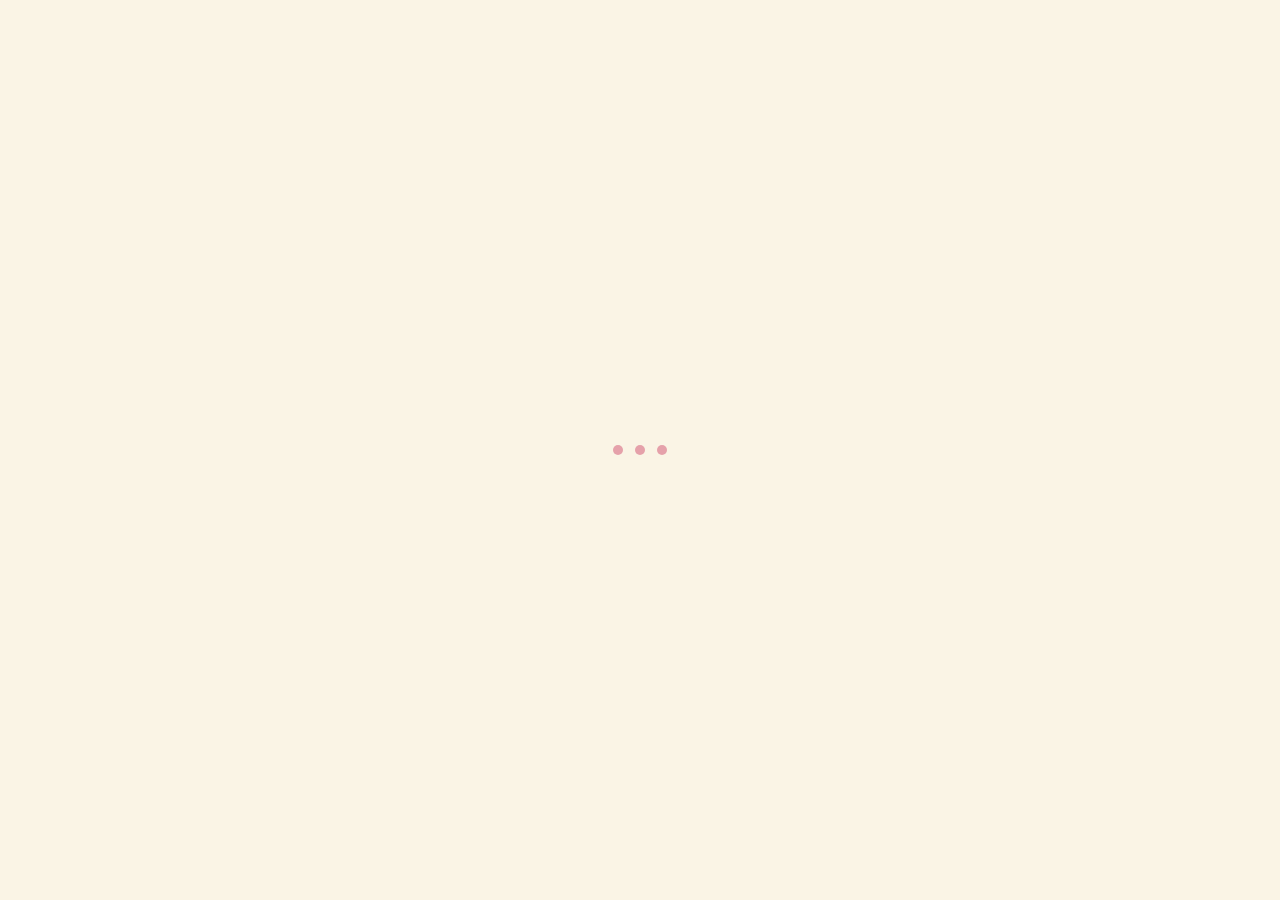
<file: index.html>
<!DOCTYPE html>
<html lang="en">
  <head>
    <meta charset="UTF-8" />
    <link rel="icon" type="image/svg+xml" href="/assets/favicon.85250483.svg" />
    <meta name='viewport' content='width=device-width, initial-scale=1.0, maximum-scale=1.0, user-scalable=0, target-densityDpi=device-dpi, minimal-ui' />
    <title>Александр Карцев</title>
    <script type="module" crossorigin src="/assets/index.979d2772.js"></script>
    <link rel="stylesheet" href="/assets/index.13704fe4.css">
  </head>
  <body class="light-theme">
    <div class="experience">
      <canvas class="experience-canvas"></canvas>
    </div>

    <!-- Preloader -->
    <div class="preloader">
      <div class="preloader-wrapper">
        <div class="loading">
          <div class="circle"></div>
          <div class="circle"></div>
          <div class="circle"></div>
        </div>
      </div>
    </div>

    <div class="page" asscroll-container>

      <div class="toggle-bar">
        <div class="sun-wrapper">
          <svg xmlns="http://www.w3.org/2000/svg" height="24" width="24"><path fill="currentColor" d="M12 5Q11.575 5 11.288 4.712Q11 4.425 11 4V2Q11 1.575 11.288 1.287Q11.575 1 12 1Q12.425 1 12.713 1.287Q13 1.575 13 2V4Q13 4.425 12.713 4.712Q12.425 5 12 5ZM16.95 7.05Q16.675 6.775 16.675 6.362Q16.675 5.95 16.95 5.65L18.35 4.225Q18.65 3.925 19.062 3.925Q19.475 3.925 19.775 4.225Q20.05 4.5 20.05 4.925Q20.05 5.35 19.775 5.625L18.35 7.05Q18.075 7.325 17.65 7.325Q17.225 7.325 16.95 7.05ZM20 13Q19.575 13 19.288 12.712Q19 12.425 19 12Q19 11.575 19.288 11.287Q19.575 11 20 11H22Q22.425 11 22.712 11.287Q23 11.575 23 12Q23 12.425 22.712 12.712Q22.425 13 22 13ZM12 23Q11.575 23 11.288 22.712Q11 22.425 11 22V20Q11 19.575 11.288 19.288Q11.575 19 12 19Q12.425 19 12.713 19.288Q13 19.575 13 20V22Q13 22.425 12.713 22.712Q12.425 23 12 23ZM5.65 7.05 4.225 5.65Q3.925 5.35 3.925 4.925Q3.925 4.5 4.225 4.225Q4.5 3.95 4.925 3.95Q5.35 3.95 5.625 4.225L7.05 5.65Q7.325 5.925 7.325 6.35Q7.325 6.775 7.05 7.05Q6.75 7.325 6.35 7.325Q5.95 7.325 5.65 7.05ZM18.35 19.775 16.95 18.35Q16.675 18.05 16.675 17.638Q16.675 17.225 16.95 16.95Q17.225 16.675 17.638 16.675Q18.05 16.675 18.35 16.95L19.775 18.35Q20.075 18.625 20.062 19.05Q20.05 19.475 19.775 19.775Q19.475 20.075 19.05 20.075Q18.625 20.075 18.35 19.775ZM2 13Q1.575 13 1.288 12.712Q1 12.425 1 12Q1 11.575 1.288 11.287Q1.575 11 2 11H4Q4.425 11 4.713 11.287Q5 11.575 5 12Q5 12.425 4.713 12.712Q4.425 13 4 13ZM4.225 19.775Q3.95 19.5 3.95 19.075Q3.95 18.65 4.225 18.375L5.65 16.95Q5.925 16.675 6.338 16.675Q6.75 16.675 7.05 16.95Q7.35 17.25 7.35 17.663Q7.35 18.075 7.05 18.375L5.65 19.775Q5.35 20.075 4.925 20.075Q4.5 20.075 4.225 19.775ZM12 18Q9.5 18 7.75 16.25Q6 14.5 6 12Q6 9.5 7.75 7.75Q9.5 6 12 6Q14.5 6 16.25 7.75Q18 9.5 18 12Q18 14.5 16.25 16.25Q14.5 18 12 18ZM12 16Q13.65 16 14.825 14.825Q16 13.65 16 12Q16 10.35 14.825 9.175Q13.65 8 12 8Q10.35 8 9.175 9.175Q8 10.35 8 12Q8 13.65 9.175 14.825Q10.35 16 12 16Z"/></svg>
        </div>
        <button class="toggle-button">
          <div class="toggle-circle"></div>
        </button>
        <div class="moon-wrapper">
          <svg xmlns="http://www.w3.org/2000/svg" height="24" width="24"><path fill="currentColor" d="M12 21Q8.25 21 5.625 18.375Q3 15.75 3 12Q3 8.25 5.625 5.625Q8.25 3 12 3Q12.35 3 12.688 3.025Q13.025 3.05 13.35 3.1Q12.325 3.825 11.713 4.987Q11.1 6.15 11.1 7.5Q11.1 9.75 12.675 11.325Q14.25 12.9 16.5 12.9Q17.875 12.9 19.025 12.287Q20.175 11.675 20.9 10.65Q20.95 10.975 20.975 11.312Q21 11.65 21 12Q21 15.75 18.375 18.375Q15.75 21 12 21ZM12 19Q14.2 19 15.95 17.788Q17.7 16.575 18.5 14.625Q18 14.75 17.5 14.825Q17 14.9 16.5 14.9Q13.425 14.9 11.262 12.738Q9.1 10.575 9.1 7.5Q9.1 7 9.175 6.5Q9.25 6 9.375 5.5Q7.425 6.3 6.213 8.05Q5 9.8 5 12Q5 14.9 7.05 16.95Q9.1 19 12 19ZM11.75 12.25Q11.75 12.25 11.75 12.25Q11.75 12.25 11.75 12.25Q11.75 12.25 11.75 12.25Q11.75 12.25 11.75 12.25Q11.75 12.25 11.75 12.25Q11.75 12.25 11.75 12.25Q11.75 12.25 11.75 12.25Q11.75 12.25 11.75 12.25Q11.75 12.25 11.75 12.25Q11.75 12.25 11.75 12.25Q11.75 12.25 11.75 12.25Q11.75 12.25 11.75 12.25Z"/></svg>
        </div>
      </div>
      
      <div class="page-wrapper" asscroll>
        <section class="hero">
          <div class="hero-wrapper">

            <!-- Intro Stuff -->
            <div class="intro-text">Добро пожаловать в моё резюме!</div>
            <div class="arrow-svg-wrapper">
              <svg xmlns="http://www.w3.org/2000/svg" height="24" width="24"><path fill="currentColor" d="M12 14.95q-.2 0-.375-.063-.175-.062-.325-.212L6.675 10.05q-.275-.275-.262-.688.012-.412.287-.687.275-.275.7-.275.425 0 .7.275l3.9 3.9 3.925-3.925q.275-.275.688-.263.412.013.687.288.275.275.275.7 0 .425-.275.7l-4.6 4.6q-.15.15-.325.212-.175.063-.375.063Z"/></svg>
            </div>

            <div class="hero-main">
              <h1 class="hero-main-title">Александр Карцев</h1>
              <p class="hero-main-description">CIO | CTO</p>
            </div>
          </div>
        </section>

        <div class="first-move section-margin"></div>

        <section class="first-section section left">
          <div class="progress-wrapper progress-bar-wrapper-left">
            <div class="progress-bar"></div>
          </div>

          <div class="section-intro-wrapper">
            <h1 class="section-title">
              <span class="section-title-text">Обо мне</span>
              <div class="section-title-decoration styleOne"></div>
              <div class="section-title-decoration styleTwo"></div>
              <div class="section-title-decoration styleThree"></div>
            </h1>
            <span class="section-number">01</span>
          </div>
          
          <div class="section-detail-wrapper">
            <h3 class="section-heading">Привет!👋</h3>
            <p class="section-text"> Меня зовут Александр. В настоящее время живу в Москве и тружусь на позиции CTO в компании БК Олимп.</p>
            <p class="section-text">Руковожу командой, в которую входят продукт, проджект, архитектор, отделы разработки, аналитики, дизайна, тестирования, DevOps. Мои проекты включают в себя веб-направление. Как внутренние, так и внешние продукты.</p>
            <p class="section-text">Я люблю играть на гитаре, видеоигры и спорт. Всегда рад быть в курсе новых проектов. Не стесняйтесь, пишите мне.</p>
            <p class="section-text">Во внерабочее время занимаюсь наставничеством для детей с ограниченными возможностями и для студентов в HTML Academy.</p>
          </div>
        </section>

        <div class="second-move section-margin"></div>

        <section class="second-section section right">
          <div class="progress-wrapper progress-bar-wrapper-right">
            <div class="progress-bar blue-background"></div>
          </div>

          <div class="section-intro-wrapper blue-text blue-border">
            <h1 class="section-title blue-text blue-border">
              <span class="section-title-text blue-text">Опыт работы</span>
              <div class="section-title-decoration styleOne blue-border"></div>
              <div class="section-title-decoration styleTwo blue-border"></div>
              <div class="section-title-decoration styleThree blue-background blue-border"></div>
            </h1>
            <span class="section-number blue-text">02</span>
          </div>

          <div class="section-detail-wrapper">
            <h3 class="section-heading">БК Олимп</h3>
            <p class="section-text">Задачи:</p>
            <ul class="section-text">
              <li>Определение и реализация IT-стратегии компании</li>
              <li>Проектирование новой IT - инфраструктуры и поддержание текущей</li>
              <li>Развитие, масштабирование и ускорение разработки в соответствии с целями компании</li>
              <li>Выявление проблемных зон, разработка решений для их устранения</li>
              <li>Полный цикл управление внешними командами и внутренними сотрудниками: планирование найма, организационный дизайн команд, развитие, помощь в решении сложных вопросов</li>
              <li>Развитие и управление внутренних процессов</li>
            </ul>
            <p class="section-text">Достижения:</p>
            <ul class="section-text">
              <li>Создал систему визуализации данных по работе команды, ошибках в оценке, стабильности ошибки. Что привело к увеличению точности оценивания и постоянному попаданию в запланированные сроки</li>
              <li>Инициировал цифровую трансформацию. Это позволило поменять подход с пост анализов узких мест на предиктивную аналитику</li>
              <li>Перераспределил штатное расписание, что дало компании ежемесячную экономию без потери эффективности команды</li>
              <li>Выстроил структуру отдела и матрицу ролей</li>
              <li>Сформировал отдел перспективных разработок</li>
              <li>Внедрил практику нагрузочного тестирования</li>
              <li>Внедрил автотесты</li>
              <li>Организовал процесс периодических аудитов безопасности системы, что позволило молниеносно реагировать на критические уязвимости</li>
              <li>Организовал процесс регулярной мотивации сотрудников. Как материальной, так и нематериальной. Результатом стали: повышенная лояльность, отсутствие увольнений в команде, более 20 решений внедрено по результатам обучения, 64% команды повысили свой профессиональный уровень благодаря посещению образовательных программ</li>
              <li>Внедрил метод COBIT для анализа зрелости процессов</li>
              <li>Разработал матрицу компетенций, что позволило определить уровень сотрудников и понять, кто нужен нам при найме</li>
              <li>Запустил практику ввода в новую должность и работу по адаптации с персоналом</li>
              <li>Наладил процедуру релизов, процедуру заведения задач, приёмку задач, сформировал pipeline работы над задачами. В результате мы получили SLA сервиса 99% (за исключением технических работ)</li>
              <li>Ввёл методологию Scrum, что позволило гибко реагировать на любые изменения в процессах или планах на разработку. А также позволило команде научиться оценивать время выполнения задач и планировать</li>
              <li>Создал возможности для системного развития команд</li>
              <li>Сформулировал принципы команды</li>
              <li>Внедрены отраслевые стандарты по работе с системами контроля версий</li>
              <li>Внедрил процесс оценки задач и долгосрочного планирования</li>
              <li>Стал инициатором создания нового отдела круглосуточной трехуровневой тех. поддержки, презентовал концепцию и начал реализовывать проект</li>
              <li>Наладил работу со смежными отделами</li>
              <li>Внедрил политику выдачи доступов</li>
            </ul>
            <h3 class="section-heading">CleverData (Ланит)</h3>
            <p class="section-text">Продукты:</p>
            <ul class="section-text">
              <li>DMPkit. Ядро всей инфраструктуры монетизации данных для компаний, ориентированных на работу с данными и построения собственной Платформы управления данными (Data Management Platform)</li>
              <li>DMC. Крупнейшая биржа данных объединяющая поставщиков, потребителей данных и рекламные платформы для обмена деперсонализированными знаниями о своей аудитории</li>
            </ul>
            <br />
            <p class="section-text">Задачи:</p>
            <ul class="section-text">
              <li>Разработка/доработка функционала Angular версии продукта DMP</li>
              <li>Перевод проекта на React</li>
              <li>Архитектура клиентской части проекта</li>
              <li>UX Design</li>
            </ul>

            <p class="section-text">Достижения:</p>
            <ul class="section-text">
              <li>Заложена архитектура Module Federation</li>
              <li>В сжатые сроки реализовал основные модули для выпуска MVP</li>
              <li>Завёл пространство в Conflunce, написал документацию и инструкции</li>
              <li>Оптимизировал процесс согласования дизайна</li>
            </ul>

            <h3 class="section-heading">X5 RETAIL GROUP</h3>
            <p class="section-text">Задачи:</p>
            <ul class="section-text">
              <li>Управление командой, планирование и распределение сроков и объемов работ, участие в выборе технологий</li>
              <li>Планирование этапов разработки клиентской части</li>
              <li>Разработка с нуля MVP проекта "Система Управления Инфраструктурой Магазина"</li>
              <li>Разработка с нуля MVP проекта "Система Управления Андроид Устройствами</li>
              <li>Защита и демонстрация продукта перед заказчиками</li>
            </ul>

            <p class="section-text">Достижения:</p>
            <ul class="section-text">
              <li>Успешно запустил MVP проекта СУИМ</li>
              <li>Успешно запустил MVP проекта СУАУ</li>
              <li>Внедрил подход, который позволял вести разработку серверной и клиентской части независимо друг от друга</li>
              <li>Собрал команду</li>
              <li>Организовал карту компетенций и целей для команды</li>
              <li>Успешно планировал сроки и объем работ, декомпозировал и распределял задачи в команде</li>
              <li>Провёл лекции на двух внутренних митапах на темы: SVG анимация, 3D в Вебе</li>
              <li>Совместно с Маркетинговым отделом запустил внутри компании процесс интеллектуального волонтёрства (обучение программированию детей/подростков с ограниченными возможностями)</li>
              <li>Внедрил в проект аналитику поведения пользователей</li>
              <li>Продвинул идею покупки средства для аналитики без лимита на всю компанию</li>
              <li>Совместно с архитектором настроил базовый CI/CD процесс</li>
              <li>Поменял процессы внутри команды, что позволило доставлять новый функционал до продакшена быстрее</li>
            </ul>

            <h3 class="section-heading">Столото (S8 Capital)</h3>
            <p class="section-text">Задачи:</p>
            <ul class="section-text">
              <li>Разработка/доработка функционала ключевого проекта компании: корпоративной шины данных</li>
              <li>Переписывание на современных стек и поддержка старого высоко нагруженного сайта stoloto.ru</li>
              <li>Переписывание внутренних проектов на современный стек</li>
              <li>Разработка экспериментального проекта</li>
              <li>Работа над сложным графиком обработки данных в реальном времени</li>
              <li>Разработка/Поддержка административных панелей</li>
              <li>Разработка сайта 888.ru</li>
              <li>Разработка "витрин" со сложной анимацией и доработка движка</li>
            </ul>

            <p class="section-text">Достижения:</p>
            <ul class="section-text">
              <li>Быстро вошёл в проект и овладел технологией, что позволило выправить процесс релизов</li>
              <li>Успешно заменял руководителя отдела в его отпуск</li>
              <li>В одиночку разрабатывал и вёл переговоры по экспериментальному проекту портативной витрины</li>
              <li>Успешно делегировал задачи (по уровню сложности и приоритету) между несколькими членами команды в рамках некоторых проектов. Что позволило прокачать их умения и не выйти за установленные рамки релиза</li>
              <li>Совместно с тех. лидом заложил архитектуру/каркас проектов, которые впоследствии были переписаны на современных стек</li>
              <li>Получил повышение до Ведущего разработчика</li>
            </ul>
          </div>
        </section>

        <div class="third-move section-margin"></div>

        <section class="third-section section left">
          <div class="progress-wrapper progress-bar-wrapper-left">
            <div class="progress-bar green-background"></div>
          </div>

          <div class="section-intro-wrapper green-text green-border">
            <h1 class="section-title green-text green-border">
              <span class="section-title-text green-text">Контакты</span>
              <div class="section-title-decoration styleOne green-border"></div>
              <div class="section-title-decoration styleTwo green-border"></div>
              <div class="section-title-decoration styleThree green-background green-border"></div>
            </h1>
            <span class="section-number green-text">03</span>
          </div>

          <div class="section-detail-wrapper">
            <h3 class="section-heading">Email</h3>
            <p class="section-text">Пишите мне на <a href="mailto:me@akartsev.ru">почту</a></p>
            <h3 class="section-heading">LinkedIn</h3>
            <p class="section-text">Мой <a href="https://www.linkedin.com/in/alexander-kartsev-188006150/">профиль</a> в LinkedIn</p>
            <h3 class="section-heading">HeadHunter</h3>
            <p class="section-text">
              <a href="https://hh.ru/applicant/resumes/view?resume=6adaddf6ff05b1076e0039ed1f394a65313375">Здесь</a>
                 можно увидеть моё резюме в привычном формате
            </p>
            <h3 class="section-heading">Telegram</h3>
            <p class="section-text"><a href="https://t.me/aleksandr_krsv">Ссылка</a> для связи со мной</p>
          </div>
        </section>
      </div>
    </div>
    
  </body>
</html>
</file>
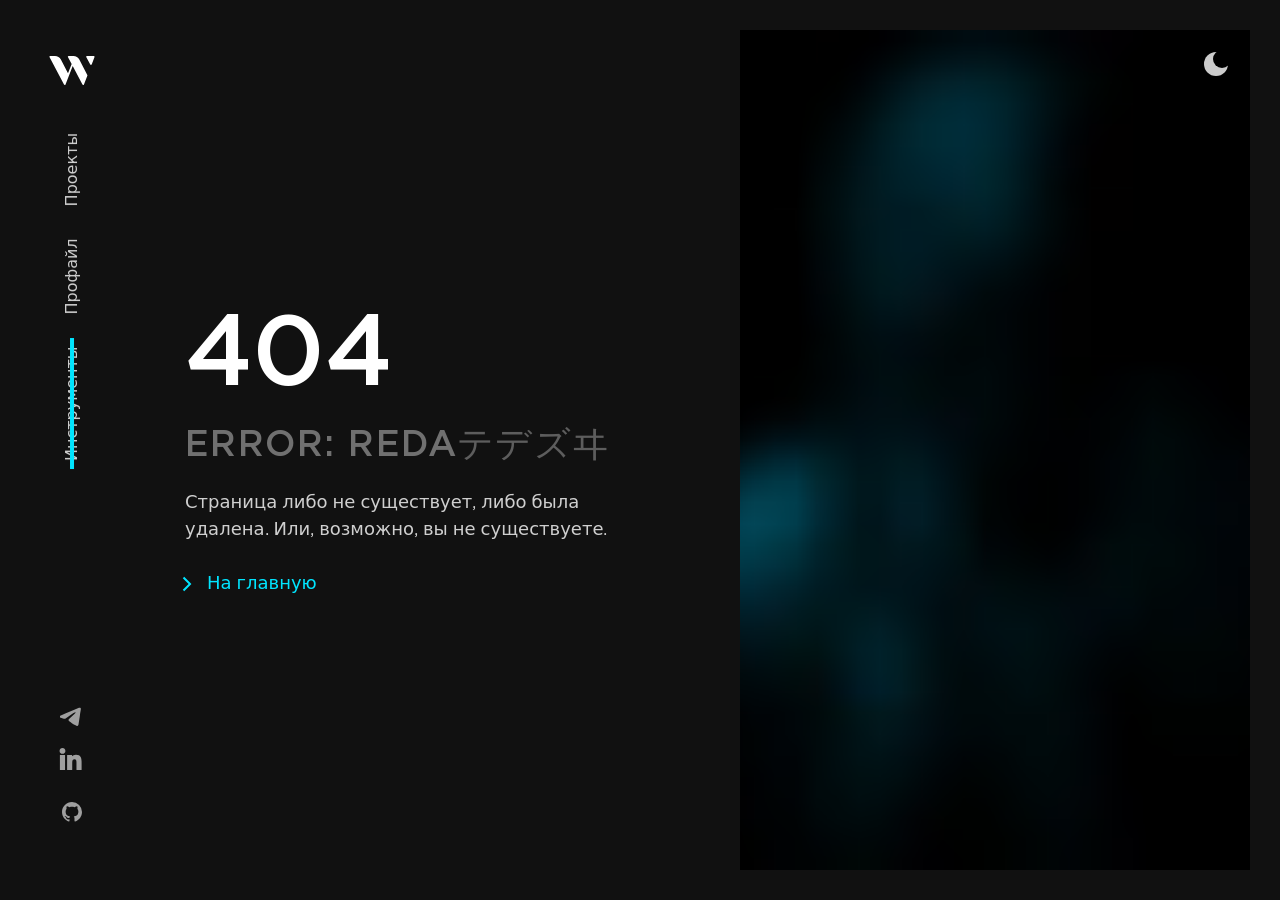
<file: uses/index.html>
<!DOCTYPE html><html lang="en"><head><meta charset="utf-8"><meta content="width=device-width,initial-scale=1,shrink-to-fit=no,viewport-fit=cover" name="viewport"><meta content="#111111" name="theme-color"><meta content="Aleksandr Kartsev" name="author"><link href="/manifest.json" rel="manifest"><link href="/favicon.svg" rel="shortcut icon"><link href="/icon-256.png" rel="apple-touch-icon"><meta content="image/png" property="og:image:type"><meta content="1200" property="og:image:width"><meta content="549" property="og:image:height"><link href="/static/css/main.556ad882.chunk.css" rel="stylesheet"><link href="/static/css/0.5086c9ed.chunk.css" rel="stylesheet" type="text/css"><script src="/static/js/0.ad8907e5.chunk.js" charset="utf-8"></script><link href="/static/css/12.48385af7.chunk.css" rel="stylesheet" type="text/css"><script src="/static/js/12.8de64932.chunk.js" charset="utf-8"></script><link href="/static/media/gotham-medium.0ad7d622.woff2" rel="preload" as="font" crossorigin="" data-react-helmet="true"><link href="/static/media/gotham-book.9c2a0ce4.woff2" rel="preload" as="font" crossorigin="" data-react-helmet="true"><style data-react-helmet="true">@font-face{font-family:Gotham;font-weight:400;src:url(/static/media/gotham-book.9c2a0ce4.woff2) format("woff");font-display:swap}@font-face{font-family:Gotham;font-weight:500;src:url(/static/media/gotham-medium.0ad7d622.woff2) format("woff2");font-display:swap}</style><style data-react-helmet="true">:root{--rgbBlack:0 0 0;--rgbWhite:255 255 255;--bezierFastoutSlowin:cubic-bezier(0.4, 0.0, 0.2, 1);--durationXS:200ms;--durationS:300ms;--durationM:400ms;--durationL:600ms;--durationXL:800ms;--systemFontStack:system-ui,-apple-system,BlinkMacSystemFont,San Francisco,Roboto,Segoe UI,Ubuntu,Helvetica Neue,sans-serif;--fontStack:Gotham,system-ui,-apple-system,BlinkMacSystemFont,San Francisco,Roboto,Segoe UI,Ubuntu,Helvetica Neue,sans-serif;--monoFontStack:SFMono Regular,Roboto Mono,Consolas,Liberation Mono,Menlo,Courier,monospace;--japaneseFontStack:ヒラギノ角ゴ Pro W3,Hiragino Kaku Gothic Pro,Hiragino Sans,Osaka,メイリオ,Meiryo,Segoe UI,sans-serif;--fontWeightRegular:400;--fontWeightMedium:500;--fontWeightBold:700;--fontSizeH0:8.75rem;--fontSizeH1:6.25rem;--fontSizeH2:3.625rem;--fontSizeH3:2.375rem;--fontSizeH4:1.75rem;--fontSizeBodyXL:1.375rem;--fontSizeBodyL:1.25rem;--fontSizeBodyM:1.125rem;--fontSizeBodyS:1rem;--fontSizeBodyXS:0.875rem;--lineHeightTitle:1.1;--lineHeightBody:1.5;--maxWidthS:540px;--maxWidthM:720px;--maxWidthL:1096px;--maxWidthXL:1680px;--spaceOuter:64px;--spaceXS:4px;--spaceS:8px;--spaceM:16px;--spaceL:24px;--spaceXL:32px;--space2XL:48px;--space3XL:64px;--space4XL:96px;--space5XL:128px}@media (max-width:2080px){:root{--fontSizeH0:7.5rem;--fontSizeH1:5rem}}@media (max-width:1680px){:root{--maxWidthS:480px;--maxWidthM:640px;--maxWidthL:1000px;--maxWidthXL:1100px;--spaceOuter:48px;--fontSizeH0:6.25rem;--fontSizeH1:4.375rem;--fontSizeH2:3.25rem;--fontSizeH3:2.25rem;--fontSizeH4:1.625rem}}@media (max-width:1024px){:root{--fontSizeH0:5rem;--fontSizeH1:3.75rem;--fontSizeH2:3rem;--fontSizeH3:2rem;--fontSizeH4:1.5rem}}@media (max-width:696px){:root{--spaceOuter:24px;--fontSizeH0:3.5rem;--fontSizeH1:2.5rem;--fontSizeH2:2.125rem;--fontSizeH3:1.75rem;--fontSizeH4:1.375rem;--fontSizeBodyL:1.125rem;--fontSizeBodyM:1rem;--fontSizeBodyS:0.875rem}}@media (max-width:400px){:root{--spaceOuter:16px;--fontSizeH0:2.625rem;--fontSizeH1:2.375rem;--fontSizeH2:1.75rem;--fontSizeH3:1.5rem;--fontSizeH4:1.25rem}}.dark{--rgbBackground:17 17 17;--rgbBackgroundLight:26 26 26;--rgbPrimary:0 229 255;--rgbAccent:0 229 255;--rgbText:255 255 255;--rgbError:255 0 60;--colorTextTitle:rgb(var(--rgbText) / 1);--colorTextBody:rgb(var(--rgbText) / 0.8);--colorTextLight:rgb(var(--rgbText) / 0.6)}.light{--rgbBackground:242 242 242;--rgbBackgroundLight:255 255 255;--rgbPrimary:0 0 0;--rgbAccent:0 229 255;--rgbText:0 0 0;--rgbError:210 14 60;--colorTextTitle:rgb(var(--rgbText) / 1);--colorTextBody:rgb(var(--rgbText) / 0.7);--colorTextLight:rgb(var(--rgbText) / 0.6)}</style><title>Uses | Aleksandr Kartsev</title><meta content="A list of hardware and software I use to do my thing" name="description" data-react-helmet="true"></head><body class="dark"><script>const preferredTheme=JSON.parse(localStorage.getItem("theme"));document.body.className=preferredTheme||"dark"</script><div id="root"><a class="visually-hidden skip-to-main visually-hidden--show-on-focus" href="#MainContent">К главному контенту</a><header class="navbar"><a class="navbar__logo" href="/#intro"><svg aria-hidden="true" class="monogram" viewBox="0 0 46 29" height="29" width="46"><defs><clipPath id="monogram-clip-1"><path d="M16.525 28.462l7.18-18.35.003-.001 9.72 18.442a.838.838 0 001.524-.093l3.39-8.824a.846.846 0 00-.04-.686L30.307 3.605A6.698 6.698 0 0024.367 0h-4.6a.84.84 0 00-.74 1.23l3.63 6.887-3.655 9.15-7.12-13.662A6.698 6.698 0 005.942 0h-4.6a.842.842 0 00-.748 1.23L15 28.554a.839.839 0 001.524-.092zM42.392 8.806a.835.835 0 00.387-.446v.001l2.67-7.23a.838.838 0 00-.785-1.129h-6.578a.837.837 0 00-.736 1.238l3.907 7.226c.22.41.729.56 1.135.34z"></path></clipPath></defs><rect height="100%" width="100%" clip-path="url(#monogram-clip-1)"></rect><g clip-path="url(#monogram-clip-1)"><rect height="100%" width="100%" class="monogram__highlight"></rect></g></svg></a><button class="button nav-toggle button--icon-only" aria-expanded="false" aria-label="Menu"><span class="button__text"><div class="nav-toggle__inner"><svg aria-hidden="true" class="icon nav-toggle__icon nav-toggle__icon--menu" viewBox="0 0 24 24" height="24" width="24"><path d="M22 6H2V4h20v2zM2 13h16v-2H2v2zm0 7h20v-2H2v2z"></path></svg><svg aria-hidden="true" class="icon nav-toggle__icon nav-toggle__icon--close" viewBox="0 0 24 24" height="24" width="24"><path d="M19 6.41L17.59 5 12 10.59 6.41 5 5 6.41 10.59 12 5 17.59 6.41 19 12 13.41 17.59 19 19 17.59 13.41 12z"></path></svg></div></span></button><nav class="navbar__nav"><div class="navbar__nav-list"><a class="navbar__nav-link" href="/#project-1">Проекты</a><a class="navbar__nav-link" href="/#details">Профайл</a><a class="navbar__nav-link" href="/uses" aria-current="page">Инструменты</a></div><div class="navbar__nav-icons"><a class="navbar__nav-icon-link" href="https://t.me/aleksandr_krsv" rel="noopener noreferrer" target="_blank" aria-label="Telegram"><svg aria-hidden="true" class="icon navbar__nav-icon" viewBox="5 0 46 46" height="24" width="24"><path d="M41.4193 7.30899C41.4193 7.30899 45.3046 5.79399 44.9808 9.47328C44.8729 10.9883 43.9016 16.2908 43.1461 22.0262L40.5559 39.0159C40.5559 39.0159 40.3401 41.5048 38.3974 41.9377C36.4547 42.3705 33.5408 40.4227 33.0011 39.9898C32.5694 39.6652 24.9068 34.7955 22.2086 32.4148C21.4531 31.7655 20.5897 30.4669 22.3165 28.9519L33.6487 18.1305C34.9438 16.8319 36.2389 13.8019 30.8426 17.4812L15.7331 27.7616C15.7331 27.7616 14.0063 28.8437 10.7686 27.8698L3.75342 25.7055C3.75342 25.7055 1.16321 24.0823 5.58815 22.459C16.3807 17.3729 29.6555 12.1786 41.4193 7.30899Z" xmlns="http://www.w3.org/2000/svg"></path></svg></a><a class="navbar__nav-icon-link" href="https://www.linkedin.com/in/alexander-kartsev-188006150/" rel="noopener noreferrer" target="_blank" aria-label="LinkedIn"><svg aria-hidden="true" class="icon navbar__nav-icon" viewBox="-50 0 450 450" id="Layer_1" x="0px" xml:space="preserve" xmlns="http://www.w3.org/2000/svg" xmlns:xlink="http://www.w3.org/1999/xlink" y="0px"><g id="XMLID_801_"><path d="M72.16,99.73H9.927c-2.762,0-5,2.239-5,5v199.928c0,2.762,2.238,5,5,5H72.16c2.762,0,5-2.238,5-5V104.73 C77.16,101.969,74.922,99.73,72.16,99.73z" id="XMLID_802_"></path><path d="M41.066,0.341C18.422,0.341,0,18.743,0,41.362C0,63.991,18.422,82.4,41.066,82.4 c22.626,0,41.033-18.41,41.033-41.038C82.1,18.743,63.692,0.341,41.066,0.341z" id="XMLID_803_"></path><path d="M230.454,94.761c-24.995,0-43.472,10.745-54.679,22.954V104.73c0-2.761-2.238-5-5-5h-59.599 c-2.762,0-5,2.239-5,5v199.928c0,2.762,2.238,5,5,5h62.097c2.762,0,5-2.238,5-5v-98.918c0-33.333,9.054-46.319,32.29-46.319 c25.306,0,27.317,20.818,27.317,48.034v97.204c0,2.762,2.238,5,5,5H305c2.762,0,5-2.238,5-5V194.995 C310,145.43,300.549,94.761,230.454,94.761z" id="XMLID_804_"></path></g></svg></a><a class="navbar__nav-icon-link" href="https://github.com/akrsv-tl" rel="noopener noreferrer" target="_blank" aria-label="Github"><svg aria-hidden="true" class="icon navbar__nav-icon" viewBox="0 0 24 24" height="24" width="24"><path d="M12 2C6.477 2 2 6.477 2 12c0 4.42 2.87 8.17 6.84 9.5.5.08.66-.23.66-.5v-1.69c-2.77.6-3.36-1.34-3.36-1.34-.46-1.16-1.11-1.47-1.11-1.47-.91-.62.07-.6.07-.6 1 .07 1.53 1.03 1.53 1.03.87 1.52 2.34 1.07 2.91.83.09-.65.35-1.09.63-1.34-2.22-.25-4.55-1.11-4.55-4.92 0-1.11.38-2 1.03-2.71-.1-.25-.45-1.29.1-2.64 0 0 .84-.27 2.75 1.02.79-.22 1.65-.33 2.5-.33.85 0 1.71.11 2.5.33 1.91-1.29 2.75-1.02 2.75-1.02.55 1.35.2 2.39.1 2.64.65.71 1.03 1.6 1.03 2.71 0 3.82-2.34 4.66-4.57 4.91.36.31.69.92.69 1.85V21c0 .27.16.59.67.5C19.14 20.16 22 16.42 22 12A10 10 0 0012 2z"></path></svg></a></div></nav></header><main class="app" id="MainContent" tabindex="-1"><div class="app__page app__page--entered"><article class="project uses"><div class="project__background-image"><div class="project__background-image-element" style="--offset:0px"><div class="image image--dark image--in-viewport" style="--delay:0ms"><div class="image__element-wrapper image__element-wrapper--in-viewport" style="--delay:1000ms"><video aria-label="" autoplay class="image__element image__element--loaded" loop playsinline="" role="presentation" src="/static/media/uses-background.d198197d.mp4"></video><span class="visually-hidden visually-hidden--hidden"><button class="button image__button image__button--exited"><span class="button__text"><svg aria-hidden="true" class="icon" viewBox="0 0 24 24" height="24" width="24"><path d="M8 5v14l11-7z"></path></svg>Play</span></button></span></div></div></div><div class="project__background-scrim" style="--opacity:0.7"></div></div><div class="section project__header"><div class="project__header-content" style="--initDelay:300ms"><div class="project__details"><h1 class="project__title heading heading--align-auto heading--level-2 heading--weight-medium">Инструменты</h1><p class="project__description text text--align-auto text--size-xl text--weight-auto">Cписок инструментов, приложений, оборудования и прочего, что я ежедневно использую для проектирования и кодирования.</p></div></div></div><section class="project__section uses__section"><div class="section project__section-inner project__section-inner--first"><div class="project__section-content project__section-content--width-l"><div class="project__text-row project__text-row--justify-center project__text-row--width-m"><h2 class="project__section-heading heading heading--align-auto heading--level-3 heading--weight-medium">Разработка</h2><p class="project__section-text text text--align-auto text--size-l text--weight-auto"></p><ul><li>Использую <a class="link" href="https://code.visualstudio.com/" rel="noreferrer noopener" target="_blank">Visual Studio Code</a> , тема Atom One Dark и шрифтом Operator Mono</li><li>Chrome - мой основной браузер как для разработки, так и для общего использования.</li><li><a class="link" href="https://reactjs.org/" rel="noreferrer noopener" target="_blank">React</a> - библиотека Javascript. Компонентно-ориентированная модель мышления - это первое, что действительно впечатлило меня при знакомстве с React.</li><li>Для эффектов 3D и шейдеров использую <a class="link" href="https://threejs.org/" rel="noreferrer noopener" target="_blank">three.js</a>. С его помощью можно делать действительно мощные вещи.</li><li>Для Javascript анимаций использую <a class="link" href="https://popmotion.io/api/" rel="noreferrer noopener" target="_blank">Popmotion Pure 8</a>, отличная библиотека для spring-анимаций. Для CSS анимаций enter/exit <a class="link" href="https://reactcommunity.org/react-transition-group/" rel="noreferrer noopener" target="_blank">React Transition Group</a></li><li>Для создания и тестирования компонентов пользовательского интерфейса в изоляции я использую <a class="link" href="https://storybook.js.org/" rel="noreferrer noopener" target="_blank">Storybook</a></li></ul><p></p></div></div></div></section><section class="project__section uses__section"><div class="section project__section-inner project__section-inner--first"><div class="project__section-content project__section-content--width-l"><div class="project__text-row project__text-row--justify-center project__text-row--width-m"><h2 class="project__section-heading heading heading--align-auto heading--level-3 heading--weight-medium">Дизайн</h2><p class="project__section-text text text--align-auto text--size-l text--weight-auto"></p><ul><li><a class="link" href="https://www.figma.com" rel="noreferrer noopener" target="_blank">Figma</a> главный инструмент для макетов</li><li>Вся графика движения создается в Adobe After Effects.</li><li>Для 3D моделей я использую <a class="link" href="https://www.blender.org/" rel="noreferrer noopener" target="_blank">Blender</a>. С версии 2.8 он стал намного проще в использовании и во многих отношениях лучше, чем дорогие 3DS Max или Maya.</li></ul><p></p></div></div></div></section><section class="project__section uses__section"><div class="section project__section-inner"><div class="project__section-content project__section-content--width-l"><div class="project__text-row project__text-row--justify-center project__text-row--width-m project__text-row--stretch"><h2 class="project__section-heading heading heading--align-auto heading--level-3 heading--weight-medium">Hardware</h2><table class="table"><tbody class="table__body"><tr class="table__row"><td class="table__cell"><strong>CPU</strong></td><td class="table__cell">IntelCore i7-11700KF</td></tr><tr class="table__row"><td class="table__cell"><strong>GPU</strong></td><td class="table__cell">MSI GeForce RTX 3080Ti</td></tr><tr class="table__row"><td class="table__cell"><strong>Memory</strong></td><td class="table__cell">16,0 ГБ</td></tr><tr class="table__row"><td class="table__cell"><strong>Motherboard</strong></td><td class="table__cell">ASUS ROG STRIX Z590-F GAMING</td></tr><tr class="table__row"><td class="table__cell"><strong>Monitor</strong></td><td class="table__cell">1440p IPS 144hz LG 27GL850</td></tr><tr class="table__row"><td class="table__cell"><strong>Laptop</strong></td><td class="table__cell">2021 Macbook Air M1</td></tr></tbody></table></div></div></div></section></article><footer class="footer"><span class="footer__date">© 2022 All rights reserved</span></footer></div></main></div><script>!function(e){function t(t){for(var n,o,c=t[0],i=t[1],f=t[2],l=0,d=[];l<c.length;l++)o=c[l],Object.prototype.hasOwnProperty.call(a,o)&&a[o]&&d.push(a[o][0]),a[o]=0;for(n in i)Object.prototype.hasOwnProperty.call(i,n)&&(e[n]=i[n]);for(s&&s(t);d.length;)d.shift()();return u.push.apply(u,f||[]),r()}function r(){for(var e,t=0;t<u.length;t++){for(var r=u[t],n=!0,o=1;o<r.length;o++){var i=r[o];0!==a[i]&&(n=!1)}n&&(u.splice(t--,1),e=c(c.s=r[0]))}return e}var n={},o={4:0},a={4:0},u=[];function c(t){if(n[t])return n[t].exports;var r=n[t]={i:t,l:!1,exports:{}};return e[t].call(r.exports,r,r.exports,c),r.l=!0,r.exports}c.e=function(e){var t=[];o[e]?t.push(o[e]):0!==o[e]&&{0:1,5:1,7:1,8:1,9:1,10:1,11:1,12:1,13:1}[e]&&t.push(o[e]=new Promise((function(t,r){for(var n="static/css/"+({}[e]||e)+"."+{0:"5086c9ed",1:"31d6cfe0",2:"31d6cfe0",5:"24ffef27",7:"7b0c6de1",8:"df136626",9:"65b952ec",10:"1c4fffeb",11:"fb4af48b",12:"48385af7",13:"c60a8b0a",14:"31d6cfe0"}[e]+".chunk.css",a=c.p+n,u=document.getElementsByTagName("link"),i=0;i<u.length;i++){var f=(s=u[i]).getAttribute("data-href")||s.getAttribute("href");if("stylesheet"===s.rel&&(f===n||f===a))return t()}var l=document.getElementsByTagName("style");for(i=0;i<l.length;i++){var s;if((f=(s=l[i]).getAttribute("data-href"))===n||f===a)return t()}var d=document.createElement("link");d.rel="stylesheet",d.type="text/css",d.onload=t,d.onerror=function(t){var n=t&&t.target&&t.target.src||a,u=new Error("Loading CSS chunk "+e+" failed.\n("+n+")");u.code="CSS_CHUNK_LOAD_FAILED",u.request=n,delete o[e],d.parentNode.removeChild(d),r(u)},d.href=a,document.getElementsByTagName("head")[0].appendChild(d)})).then((function(){o[e]=0})));var r=a[e];if(0!==r)if(r)t.push(r[2]);else{var n=new Promise((function(t,n){r=a[e]=[t,n]}));t.push(r[2]=n);var u,i=document.createElement("script");i.charset="utf-8",i.timeout=120,c.nc&&i.setAttribute("nonce",c.nc),i.src=function(e){return c.p+"static/js/"+({}[e]||e)+"."+{0:"ad8907e5",1:"5048ee46",2:"e86cb2e7",5:"f0d34a3a",7:"89159dc9",8:"7b8077d1",9:"0ee34b24",10:"6837ef5c",11:"dbd2bd7e",12:"8de64932",13:"7c90df42",14:"566e6a6b"}[e]+".chunk.js"}(e);var f=new Error;u=function(t){i.onerror=i.onload=null,clearTimeout(l);var r=a[e];if(0!==r){if(r){var n=t&&("load"===t.type?"missing":t.type),o=t&&t.target&&t.target.src;f.message="Loading chunk "+e+" failed.\n("+n+": "+o+")",f.name="ChunkLoadError",f.type=n,f.request=o,r[1](f)}a[e]=void 0}};var l=setTimeout((function(){u({type:"timeout",target:i})}),12e4);i.onerror=i.onload=u,document.head.appendChild(i)}return Promise.all(t)},c.m=e,c.c=n,c.d=function(e,t,r){c.o(e,t)||Object.defineProperty(e,t,{enumerable:!0,get:r})},c.r=function(e){"undefined"!=typeof Symbol&&Symbol.toStringTag&&Object.defineProperty(e,Symbol.toStringTag,{value:"Module"}),Object.defineProperty(e,"__esModule",{value:!0})},c.t=function(e,t){if(1&t&&(e=c(e)),8&t)return e;if(4&t&&"object"==typeof e&&e&&e.__esModule)return e;var r=Object.create(null);if(c.r(r),Object.defineProperty(r,"default",{enumerable:!0,value:e}),2&t&&"string"!=typeof e)for(var n in e)c.d(r,n,function(t){return e[t]}.bind(null,n));return r},c.n=function(e){var t=e&&e.__esModule?function(){return e.default}:function(){return e};return c.d(t,"a",t),t},c.o=function(e,t){return Object.prototype.hasOwnProperty.call(e,t)},c.p="/",c.oe=function(e){throw console.error(e),e};var i=this.webpackJsonpportfolio=this.webpackJsonpportfolio||[],f=i.push.bind(i);i.push=t,i=i.slice();for(var l=0;l<i.length;l++)t(i[l]);var s=f;r()}([])</script><script src="/static/js/6.7b9be29c.chunk.js"></script><script src="/static/js/main.40d95bbb.chunk.js"></script></body></html>
</file>
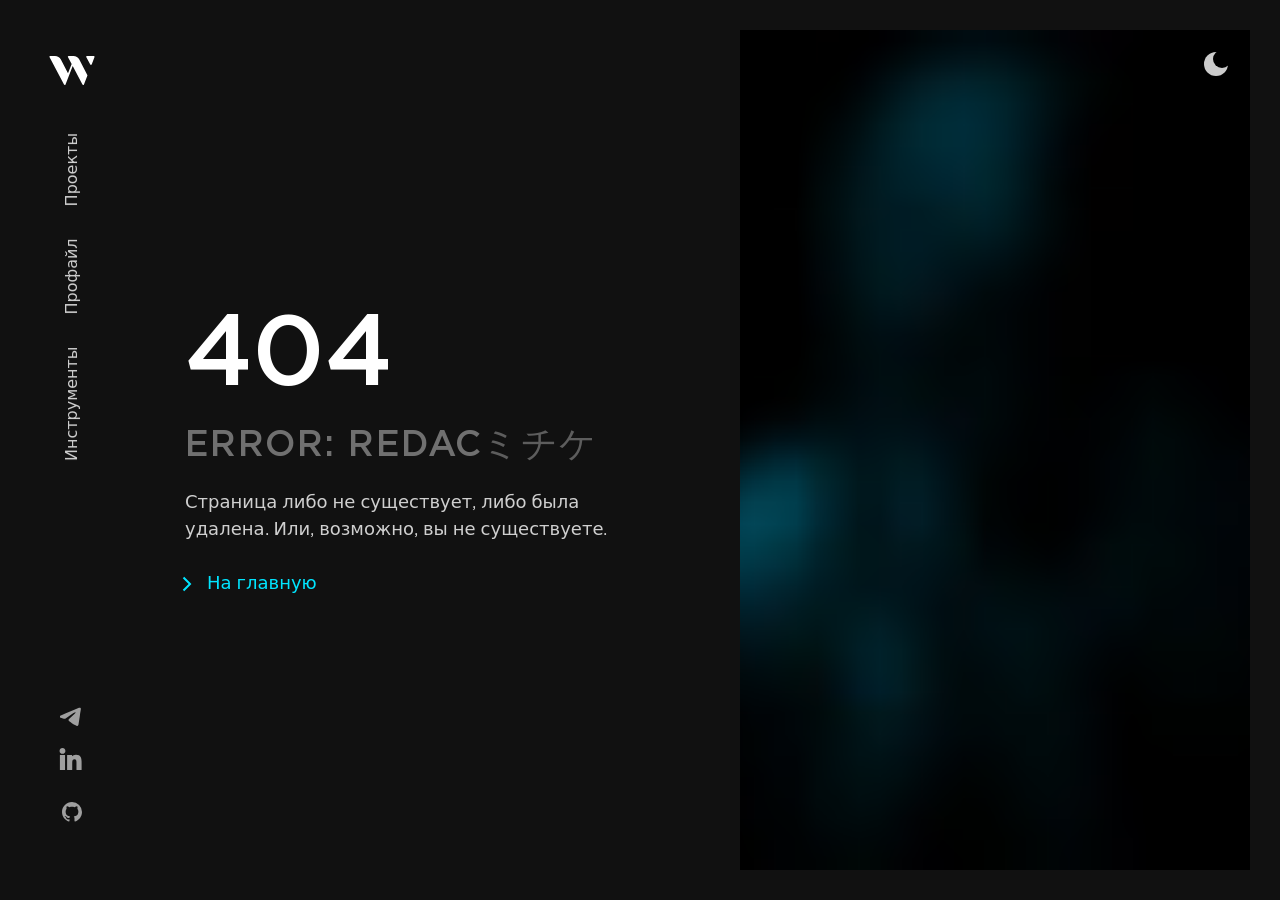
<file: projects/cleverdata/index.html>
<!DOCTYPE html><html lang="en"><head><meta charset="utf-8"><meta content="width=device-width,initial-scale=1,shrink-to-fit=no,viewport-fit=cover" name="viewport"><meta content="#111111" name="theme-color"><meta content="Aleksandr Kartsev" name="author"><link href="/manifest.json" rel="manifest"><link href="/favicon.svg" rel="shortcut icon"><link href="/icon-256.png" rel="apple-touch-icon"><meta content="image/png" property="og:image:type"><meta content="1200" property="og:image:width"><meta content="549" property="og:image:height"><link href="/static/css/main.556ad882.chunk.css" rel="stylesheet"><link href="/static/css/0.5086c9ed.chunk.css" rel="stylesheet" type="text/css"><script src="/static/js/0.ad8907e5.chunk.js" charset="utf-8"></script><link href="/static/css/10.1c4fffeb.chunk.css" rel="stylesheet" type="text/css"><script src="/static/js/10.6837ef5c.chunk.js" charset="utf-8"></script><link href="/static/media/gotham-medium.0ad7d622.woff2" rel="preload" as="font" crossorigin="" data-react-helmet="true"><link href="/static/media/gotham-book.9c2a0ce4.woff2" rel="preload" as="font" crossorigin="" data-react-helmet="true"><style data-react-helmet="true">@font-face{font-family:Gotham;font-weight:400;src:url(/static/media/gotham-book.9c2a0ce4.woff2) format("woff");font-display:swap}@font-face{font-family:Gotham;font-weight:500;src:url(/static/media/gotham-medium.0ad7d622.woff2) format("woff2");font-display:swap}</style><style data-react-helmet="true">:root{--rgbBlack:0 0 0;--rgbWhite:255 255 255;--bezierFastoutSlowin:cubic-bezier(0.4, 0.0, 0.2, 1);--durationXS:200ms;--durationS:300ms;--durationM:400ms;--durationL:600ms;--durationXL:800ms;--systemFontStack:system-ui,-apple-system,BlinkMacSystemFont,San Francisco,Roboto,Segoe UI,Ubuntu,Helvetica Neue,sans-serif;--fontStack:Gotham,system-ui,-apple-system,BlinkMacSystemFont,San Francisco,Roboto,Segoe UI,Ubuntu,Helvetica Neue,sans-serif;--monoFontStack:SFMono Regular,Roboto Mono,Consolas,Liberation Mono,Menlo,Courier,monospace;--japaneseFontStack:ヒラギノ角ゴ Pro W3,Hiragino Kaku Gothic Pro,Hiragino Sans,Osaka,メイリオ,Meiryo,Segoe UI,sans-serif;--fontWeightRegular:400;--fontWeightMedium:500;--fontWeightBold:700;--fontSizeH0:8.75rem;--fontSizeH1:6.25rem;--fontSizeH2:3.625rem;--fontSizeH3:2.375rem;--fontSizeH4:1.75rem;--fontSizeBodyXL:1.375rem;--fontSizeBodyL:1.25rem;--fontSizeBodyM:1.125rem;--fontSizeBodyS:1rem;--fontSizeBodyXS:0.875rem;--lineHeightTitle:1.1;--lineHeightBody:1.5;--maxWidthS:540px;--maxWidthM:720px;--maxWidthL:1096px;--maxWidthXL:1680px;--spaceOuter:64px;--spaceXS:4px;--spaceS:8px;--spaceM:16px;--spaceL:24px;--spaceXL:32px;--space2XL:48px;--space3XL:64px;--space4XL:96px;--space5XL:128px}@media (max-width:2080px){:root{--fontSizeH0:7.5rem;--fontSizeH1:5rem}}@media (max-width:1680px){:root{--maxWidthS:480px;--maxWidthM:640px;--maxWidthL:1000px;--maxWidthXL:1100px;--spaceOuter:48px;--fontSizeH0:6.25rem;--fontSizeH1:4.375rem;--fontSizeH2:3.25rem;--fontSizeH3:2.25rem;--fontSizeH4:1.625rem}}@media (max-width:1024px){:root{--fontSizeH0:5rem;--fontSizeH1:3.75rem;--fontSizeH2:3rem;--fontSizeH3:2rem;--fontSizeH4:1.5rem}}@media (max-width:696px){:root{--spaceOuter:24px;--fontSizeH0:3.5rem;--fontSizeH1:2.5rem;--fontSizeH2:2.125rem;--fontSizeH3:1.75rem;--fontSizeH4:1.375rem;--fontSizeBodyL:1.125rem;--fontSizeBodyM:1rem;--fontSizeBodyS:0.875rem}}@media (max-width:400px){:root{--spaceOuter:16px;--fontSizeH0:2.625rem;--fontSizeH1:2.375rem;--fontSizeH2:1.75rem;--fontSizeH3:1.5rem;--fontSizeH4:1.25rem}}.dark{--rgbBackground:17 17 17;--rgbBackgroundLight:26 26 26;--rgbPrimary:0 229 255;--rgbAccent:0 229 255;--rgbText:255 255 255;--rgbError:255 0 60;--colorTextTitle:rgb(var(--rgbText) / 1);--colorTextBody:rgb(var(--rgbText) / 0.8);--colorTextLight:rgb(var(--rgbText) / 0.6)}.light{--rgbBackground:242 242 242;--rgbBackgroundLight:255 255 255;--rgbPrimary:0 0 0;--rgbAccent:0 229 255;--rgbText:0 0 0;--rgbError:210 14 60;--colorTextTitle:rgb(var(--rgbText) / 1);--colorTextBody:rgb(var(--rgbText) / 0.7);--colorTextLight:rgb(var(--rgbText) / 0.6)}</style><title>Projects | DMP & Data Exchange</title><meta content="Продукт представляет из себя ядро всей инфраструктуры монетизации данных для компаний, ориентированных на работу с данными и построения собственной Платформы управления данными." name="description" data-react-helmet="true"></head><body class="dark"><script>const preferredTheme=JSON.parse(localStorage.getItem("theme"));document.body.className=preferredTheme||"dark"</script><div id="root"><a class="visually-hidden skip-to-main visually-hidden--show-on-focus" href="#MainContent">К главному контенту</a><header class="navbar"><a class="navbar__logo" href="/#intro"><svg aria-hidden="true" class="monogram" viewBox="0 0 46 29" height="29" width="46"><defs><clipPath id="monogram-clip-1"><path d="M16.525 28.462l7.18-18.35.003-.001 9.72 18.442a.838.838 0 001.524-.093l3.39-8.824a.846.846 0 00-.04-.686L30.307 3.605A6.698 6.698 0 0024.367 0h-4.6a.84.84 0 00-.74 1.23l3.63 6.887-3.655 9.15-7.12-13.662A6.698 6.698 0 005.942 0h-4.6a.842.842 0 00-.748 1.23L15 28.554a.839.839 0 001.524-.092zM42.392 8.806a.835.835 0 00.387-.446v.001l2.67-7.23a.838.838 0 00-.785-1.129h-6.578a.837.837 0 00-.736 1.238l3.907 7.226c.22.41.729.56 1.135.34z"></path></clipPath></defs><rect height="100%" width="100%" clip-path="url(#monogram-clip-1)"></rect><g clip-path="url(#monogram-clip-1)"><rect height="100%" width="100%" class="monogram__highlight"></rect></g></svg></a><button aria-expanded="false" aria-label="Menu" class="button nav-toggle button--icon-only"><span class="button__text"><div class="nav-toggle__inner"><svg aria-hidden="true" class="icon nav-toggle__icon nav-toggle__icon--menu" viewBox="0 0 24 24" height="24" width="24"><path d="M22 6H2V4h20v2zM2 13h16v-2H2v2zm0 7h20v-2H2v2z"></path></svg><svg aria-hidden="true" class="icon nav-toggle__icon nav-toggle__icon--close" viewBox="0 0 24 24" height="24" width="24"><path d="M19 6.41L17.59 5 12 10.59 6.41 5 5 6.41 10.59 12 5 17.59 6.41 19 12 13.41 17.59 19 19 17.59 13.41 12z"></path></svg></div></span></button><nav class="navbar__nav"><div class="navbar__nav-list"><a class="navbar__nav-link" href="/#project-1">Проекты</a><a class="navbar__nav-link" href="/#details">Профайл</a><a class="navbar__nav-link" href="/uses">Инструменты</a></div><div class="navbar__nav-icons"><a class="navbar__nav-icon-link" href="https://t.me/aleksandr_krsv" rel="noopener noreferrer" target="_blank" aria-label="Telegram"><svg aria-hidden="true" class="icon navbar__nav-icon" viewBox="5 0 46 46" height="24" width="24"><path d="M41.4193 7.30899C41.4193 7.30899 45.3046 5.79399 44.9808 9.47328C44.8729 10.9883 43.9016 16.2908 43.1461 22.0262L40.5559 39.0159C40.5559 39.0159 40.3401 41.5048 38.3974 41.9377C36.4547 42.3705 33.5408 40.4227 33.0011 39.9898C32.5694 39.6652 24.9068 34.7955 22.2086 32.4148C21.4531 31.7655 20.5897 30.4669 22.3165 28.9519L33.6487 18.1305C34.9438 16.8319 36.2389 13.8019 30.8426 17.4812L15.7331 27.7616C15.7331 27.7616 14.0063 28.8437 10.7686 27.8698L3.75342 25.7055C3.75342 25.7055 1.16321 24.0823 5.58815 22.459C16.3807 17.3729 29.6555 12.1786 41.4193 7.30899Z" xmlns="http://www.w3.org/2000/svg"></path></svg></a><a class="navbar__nav-icon-link" href="https://www.linkedin.com/in/alexander-kartsev-188006150/" rel="noopener noreferrer" target="_blank" aria-label="LinkedIn"><svg aria-hidden="true" class="icon navbar__nav-icon" viewBox="-50 0 450 450" id="Layer_1" x="0px" xml:space="preserve" xmlns="http://www.w3.org/2000/svg" xmlns:xlink="http://www.w3.org/1999/xlink" y="0px"><g id="XMLID_801_"><path d="M72.16,99.73H9.927c-2.762,0-5,2.239-5,5v199.928c0,2.762,2.238,5,5,5H72.16c2.762,0,5-2.238,5-5V104.73 C77.16,101.969,74.922,99.73,72.16,99.73z" id="XMLID_802_"></path><path d="M41.066,0.341C18.422,0.341,0,18.743,0,41.362C0,63.991,18.422,82.4,41.066,82.4 c22.626,0,41.033-18.41,41.033-41.038C82.1,18.743,63.692,0.341,41.066,0.341z" id="XMLID_803_"></path><path d="M230.454,94.761c-24.995,0-43.472,10.745-54.679,22.954V104.73c0-2.761-2.238-5-5-5h-59.599 c-2.762,0-5,2.239-5,5v199.928c0,2.762,2.238,5,5,5h62.097c2.762,0,5-2.238,5-5v-98.918c0-33.333,9.054-46.319,32.29-46.319 c25.306,0,27.317,20.818,27.317,48.034v97.204c0,2.762,2.238,5,5,5H305c2.762,0,5-2.238,5-5V194.995 C310,145.43,300.549,94.761,230.454,94.761z" id="XMLID_804_"></path></g></svg></a><a class="navbar__nav-icon-link" href="https://github.com/akrsv-tl" rel="noopener noreferrer" target="_blank" aria-label="Github"><svg aria-hidden="true" class="icon navbar__nav-icon" viewBox="0 0 24 24" height="24" width="24"><path d="M12 2C6.477 2 2 6.477 2 12c0 4.42 2.87 8.17 6.84 9.5.5.08.66-.23.66-.5v-1.69c-2.77.6-3.36-1.34-3.36-1.34-.46-1.16-1.11-1.47-1.11-1.47-.91-.62.07-.6.07-.6 1 .07 1.53 1.03 1.53 1.03.87 1.52 2.34 1.07 2.91.83.09-.65.35-1.09.63-1.34-2.22-.25-4.55-1.11-4.55-4.92 0-1.11.38-2 1.03-2.71-.1-.25-.45-1.29.1-2.64 0 0 .84-.27 2.75 1.02.79-.22 1.65-.33 2.5-.33.85 0 1.71.11 2.5.33 1.91-1.29 2.75-1.02 2.75-1.02.55 1.35.2 2.39.1 2.64.65.71 1.03 1.6 1.03 2.71 0 3.82-2.34 4.66-4.57 4.91.36.31.69.92.69 1.85V21c0 .27.16.59.67.5C19.14 20.16 22 16.42 22 12A10 10 0 0012 2z"></path></svg></a></div></nav></header><main class="app" id="MainContent" tabindex="-1"><div class="app__page app__page--entered"><article class="project slice"><div class="project__background-image"><div class="project__background-image-element" style="--offset:0px"><div class="image image--dark image--in-viewport" style="--delay:0ms"><div class="image__element-wrapper image__element-wrapper--in-viewport" style="--delay:1000ms"><img alt="" class="image__element" decoding="async" height="800" width="32" role="presentation"><img alt="" class="image__placeholder" decoding="async" height="800" width="32" role="presentation" aria-hidden="true" src="[data-uri]" style="--delay:0ms"></div></div></div><div class="project__background-scrim" style="--opacity:0.8"></div></div><div class="section project__header"><div class="project__header-content" style="--initDelay:300ms"><div class="project__details"><h1 class="project__title heading heading--align-auto heading--level-2 heading--weight-medium">DMP & Data Exchange</h1><p class="project__description text text--align-auto text--size-xl text--weight-auto">Продукт представляет из себя ядро всей инфраструктуры монетизации данных для компаний, ориентированных на работу с данными и построения собственной Платформы управления данными.</p><a class="button project__link-button button--secondary" href="https://cleverdata.ru/" rel="noopener noreferrer" target="_blank"><svg aria-hidden="true" class="icon button__icon button__icon--start button__icon--shift" viewBox="0 0 24 24" height="24" width="24"><path d="M13.586 12L7.793 6.207l1.414-1.414 6.5 6.5.707.707-.707.707-6.5 6.5-1.414-1.414L13.586 12z"></path></svg><span class="button__text">Сайт компании</span></a></div><ul class="project__meta"><li class="project__meta-item" style="--delay:600ms"><span class="text text--align-auto text--size-m text--weight-auto text--secondary">Frontend разработка</span></li><li class="project__meta-item" style="--delay:740ms"><span class="text text--align-auto text--size-m text--weight-auto text--secondary">UX дизайн</span></li><li class="project__meta-item" style="--delay:880ms"><span class="text text--align-auto text--size-m text--weight-auto text--secondary">Архитектура</span></li></ul></div></div><section class="project__section"><div class="section project__section-inner project__section-inner--first"><div class="project__section-content project__section-content--width-l"><div class="project__image"><div class="image image--dark image--in-viewport image--reveal" style="--delay:300ms"><div class="image__element-wrapper image__element-wrapper--reveal image__element-wrapper--in-viewport" style="--delay:1300ms"><img alt="The Slice web application showing a selected user annotation." class="image__element" decoding="async" height="270" width="432" sizes="(max-width: 696px) 100vw, (max-width: 1024px) 90vw, 80vw"><img alt="" class="image__placeholder" decoding="async" height="270" width="432" role="presentation" aria-hidden="true" src="[data-uri]" style="--delay:300ms"></div></div></div></div></div></section><section class="project__section project__section--light"><div class="section project__section-inner"><div class="project__section-content project__section-content--width-l"><div class="project__text-row project__text-row--justify-center project__text-row--width-m"><h2 class="project__section-heading heading heading--align-auto heading--level-3 heading--weight-medium">Переезд</h2><p class="project__section-text text text--align-auto text--size-l text--weight-auto">Задачей нашей команды стал переезд на современные технологии. Перевод многострочного легаси-кода с Angular на React, согласование дизайна. В переписывании проектов есть приятные мелочи. Можно выбрать удобные пакеты и технологии. Например, вместо Redux была выбрана RTK Query. Библиотека на порядок сократила количество бойлерплейта.</p><p class="project__section-text text text--align-auto text--size-l text--weight-auto">Также, наше решение было построено по архитектурному принципу Module Federation. А вишенкой на торте стала кубернетизация модулей и переезд в Yandex Cloud</p></div><div class="image image--dark" style="--delay:0ms"><div class="image__element-wrapper" style="--delay:1000ms"><img alt="The new My Slides tab in slice, showing annotated and favorited slides." class="image__element" decoding="async" height="270" width="432" sizes="(max-width: 696px) 500px, (max-width: 1024px) 800px, 1000px"><img alt="" class="image__placeholder" decoding="async" height="270" width="432" role="presentation" aria-hidden="true" src="[data-uri]" style="--delay:0ms"></div></div></div></div></section><section class="project__section project__section--light"><div class="section project__section-inner"><div class="project__section-content project__section-content--width-l"><div class="project__text-row project__text-row--justify-center project__text-row--width-m"><h2 class="project__section-heading heading heading--align-auto heading--level-3 heading--weight-medium">Задачи</h2><p class="project__section-text text text--align-auto text--size-l text--weight-auto"></p><ul><li>Разработка/доработка функционала Angular версии продукта DMP</li><li>Перевод проекта на React</li><li>Архитектура клиентской части проекта</li><li>UX Design</li></ul><p></p></div><div class="image image--dark" style="--delay:0ms"><div class="image__element-wrapper" style="--delay:1000ms"><img alt="The new My Slides tab in slice, showing annotated and favorited slides." class="image__element" decoding="async" height="270" width="432" sizes="(max-width: 696px) 500px, (max-width: 1024px) 800px, 1000px"><img alt="" class="image__placeholder" decoding="async" height="270" width="432" role="presentation" aria-hidden="true" src="[data-uri]" style="--delay:0ms"></div></div></div></div></section><section class="project__section project__section--light"><div class="section project__section-inner"><div class="project__section-content project__section-content--width-l"><div class="project__text-row project__text-row--justify-center project__text-row--width-m"><h2 class="project__section-heading heading heading--align-auto heading--level-3 heading--weight-medium">Достижения</h2><p class="project__section-text text text--align-auto text--size-l text--weight-auto"></p><ul><li>Заложена архитектура Module Federation</li><li>В сжатые сроки реализовал основные модули для выпуска MVP</li><li>Завёл пространство в Conflunce, написал документацию и инструкции</li><li>Оптимизировал процесс согласования дизайна и предложил изменения расписания митингов и встреч</li></ul><p></p></div><div class="image image--dark" style="--delay:0ms"><div class="image__element-wrapper" style="--delay:1000ms"><img alt="The new My Slides tab in slice, showing annotated and favorited slides." class="image__element" decoding="async" height="270" width="432" sizes="(max-width: 696px) 500px, (max-width: 1024px) 800px, 1000px"><img alt="" class="image__placeholder" decoding="async" height="270" width="432" role="presentation" aria-hidden="true" src="[data-uri]" style="--delay:0ms"></div></div></div></div></section></article><footer class="footer"><span class="footer__date">© 2022 All rights reserved</span></footer></div></main></div><script>!function(e){function t(t){for(var n,o,c=t[0],i=t[1],f=t[2],l=0,d=[];l<c.length;l++)o=c[l],Object.prototype.hasOwnProperty.call(a,o)&&a[o]&&d.push(a[o][0]),a[o]=0;for(n in i)Object.prototype.hasOwnProperty.call(i,n)&&(e[n]=i[n]);for(s&&s(t);d.length;)d.shift()();return u.push.apply(u,f||[]),r()}function r(){for(var e,t=0;t<u.length;t++){for(var r=u[t],n=!0,o=1;o<r.length;o++){var i=r[o];0!==a[i]&&(n=!1)}n&&(u.splice(t--,1),e=c(c.s=r[0]))}return e}var n={},o={4:0},a={4:0},u=[];function c(t){if(n[t])return n[t].exports;var r=n[t]={i:t,l:!1,exports:{}};return e[t].call(r.exports,r,r.exports,c),r.l=!0,r.exports}c.e=function(e){var t=[];o[e]?t.push(o[e]):0!==o[e]&&{0:1,5:1,7:1,8:1,9:1,10:1,11:1,12:1,13:1}[e]&&t.push(o[e]=new Promise((function(t,r){for(var n="static/css/"+({}[e]||e)+"."+{0:"5086c9ed",1:"31d6cfe0",2:"31d6cfe0",5:"24ffef27",7:"7b0c6de1",8:"df136626",9:"65b952ec",10:"1c4fffeb",11:"fb4af48b",12:"48385af7",13:"c60a8b0a",14:"31d6cfe0"}[e]+".chunk.css",a=c.p+n,u=document.getElementsByTagName("link"),i=0;i<u.length;i++){var f=(s=u[i]).getAttribute("data-href")||s.getAttribute("href");if("stylesheet"===s.rel&&(f===n||f===a))return t()}var l=document.getElementsByTagName("style");for(i=0;i<l.length;i++){var s;if((f=(s=l[i]).getAttribute("data-href"))===n||f===a)return t()}var d=document.createElement("link");d.rel="stylesheet",d.type="text/css",d.onload=t,d.onerror=function(t){var n=t&&t.target&&t.target.src||a,u=new Error("Loading CSS chunk "+e+" failed.\n("+n+")");u.code="CSS_CHUNK_LOAD_FAILED",u.request=n,delete o[e],d.parentNode.removeChild(d),r(u)},d.href=a,document.getElementsByTagName("head")[0].appendChild(d)})).then((function(){o[e]=0})));var r=a[e];if(0!==r)if(r)t.push(r[2]);else{var n=new Promise((function(t,n){r=a[e]=[t,n]}));t.push(r[2]=n);var u,i=document.createElement("script");i.charset="utf-8",i.timeout=120,c.nc&&i.setAttribute("nonce",c.nc),i.src=function(e){return c.p+"static/js/"+({}[e]||e)+"."+{0:"ad8907e5",1:"5048ee46",2:"e86cb2e7",5:"f0d34a3a",7:"89159dc9",8:"7b8077d1",9:"0ee34b24",10:"6837ef5c",11:"dbd2bd7e",12:"8de64932",13:"7c90df42",14:"566e6a6b"}[e]+".chunk.js"}(e);var f=new Error;u=function(t){i.onerror=i.onload=null,clearTimeout(l);var r=a[e];if(0!==r){if(r){var n=t&&("load"===t.type?"missing":t.type),o=t&&t.target&&t.target.src;f.message="Loading chunk "+e+" failed.\n("+n+": "+o+")",f.name="ChunkLoadError",f.type=n,f.request=o,r[1](f)}a[e]=void 0}};var l=setTimeout((function(){u({type:"timeout",target:i})}),12e4);i.onerror=i.onload=u,document.head.appendChild(i)}return Promise.all(t)},c.m=e,c.c=n,c.d=function(e,t,r){c.o(e,t)||Object.defineProperty(e,t,{enumerable:!0,get:r})},c.r=function(e){"undefined"!=typeof Symbol&&Symbol.toStringTag&&Object.defineProperty(e,Symbol.toStringTag,{value:"Module"}),Object.defineProperty(e,"__esModule",{value:!0})},c.t=function(e,t){if(1&t&&(e=c(e)),8&t)return e;if(4&t&&"object"==typeof e&&e&&e.__esModule)return e;var r=Object.create(null);if(c.r(r),Object.defineProperty(r,"default",{enumerable:!0,value:e}),2&t&&"string"!=typeof e)for(var n in e)c.d(r,n,function(t){return e[t]}.bind(null,n));return r},c.n=function(e){var t=e&&e.__esModule?function(){return e.default}:function(){return e};return c.d(t,"a",t),t},c.o=function(e,t){return Object.prototype.hasOwnProperty.call(e,t)},c.p="/",c.oe=function(e){throw console.error(e),e};var i=this.webpackJsonpportfolio=this.webpackJsonpportfolio||[],f=i.push.bind(i);i.push=t,i=i.slice();for(var l=0;l<i.length;l++)t(i[l]);var s=f;r()}([])</script><script src="/static/js/6.7b9be29c.chunk.js"></script><script src="/static/js/main.40d95bbb.chunk.js"></script></body></html>
</file>
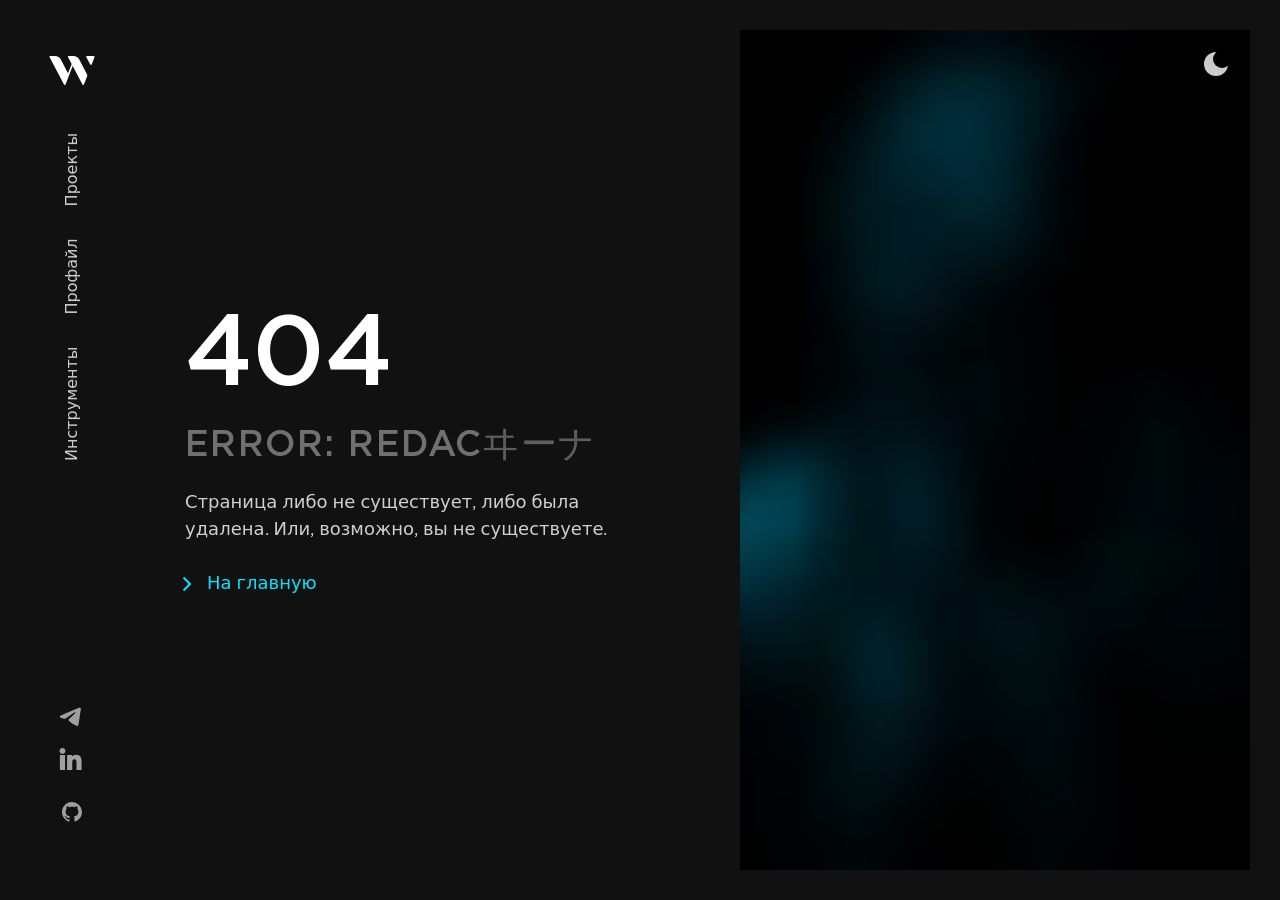
<file: projects/retail/index.html>
<!DOCTYPE html><html lang="en"><head><meta charset="utf-8"><meta content="width=device-width,initial-scale=1,shrink-to-fit=no,viewport-fit=cover" name="viewport"><meta content="#111111" name="theme-color"><meta content="Aleksandr Kartsev" name="author"><link href="/manifest.json" rel="manifest"><link href="/favicon.svg" rel="shortcut icon"><link href="/icon-256.png" rel="apple-touch-icon"><meta content="image/png" property="og:image:type"><meta content="1200" property="og:image:width"><meta content="549" property="og:image:height"><link href="/static/css/main.556ad882.chunk.css" rel="stylesheet"><script src="/static/js/1.5048ee46.chunk.js" charset="utf-8"></script><script src="/static/js/2.e86cb2e7.chunk.js" charset="utf-8"></script><script src="/static/js/14.566e6a6b.chunk.js" charset="utf-8"></script><link href="/static/css/0.5086c9ed.chunk.css" rel="stylesheet" type="text/css"><script src="/static/js/0.ad8907e5.chunk.js" charset="utf-8"></script><link href="/static/css/9.65b952ec.chunk.css" rel="stylesheet" type="text/css"><script src="/static/js/9.0ee34b24.chunk.js" charset="utf-8"></script><link href="/static/media/gotham-medium.0ad7d622.woff2" rel="preload" as="font" crossorigin="" data-react-helmet="true"><link href="/static/media/gotham-book.9c2a0ce4.woff2" rel="preload" as="font" crossorigin="" data-react-helmet="true"><style data-react-helmet="true">@font-face{font-family:Gotham;font-weight:400;src:url(/static/media/gotham-book.9c2a0ce4.woff2) format("woff");font-display:swap}@font-face{font-family:Gotham;font-weight:500;src:url(/static/media/gotham-medium.0ad7d622.woff2) format("woff2");font-display:swap}</style><style data-react-helmet="true">:root{--rgbBlack:0 0 0;--rgbWhite:255 255 255;--bezierFastoutSlowin:cubic-bezier(0.4, 0.0, 0.2, 1);--durationXS:200ms;--durationS:300ms;--durationM:400ms;--durationL:600ms;--durationXL:800ms;--systemFontStack:system-ui,-apple-system,BlinkMacSystemFont,San Francisco,Roboto,Segoe UI,Ubuntu,Helvetica Neue,sans-serif;--fontStack:Gotham,system-ui,-apple-system,BlinkMacSystemFont,San Francisco,Roboto,Segoe UI,Ubuntu,Helvetica Neue,sans-serif;--monoFontStack:SFMono Regular,Roboto Mono,Consolas,Liberation Mono,Menlo,Courier,monospace;--japaneseFontStack:ヒラギノ角ゴ Pro W3,Hiragino Kaku Gothic Pro,Hiragino Sans,Osaka,メイリオ,Meiryo,Segoe UI,sans-serif;--fontWeightRegular:400;--fontWeightMedium:500;--fontWeightBold:700;--fontSizeH0:8.75rem;--fontSizeH1:6.25rem;--fontSizeH2:3.625rem;--fontSizeH3:2.375rem;--fontSizeH4:1.75rem;--fontSizeBodyXL:1.375rem;--fontSizeBodyL:1.25rem;--fontSizeBodyM:1.125rem;--fontSizeBodyS:1rem;--fontSizeBodyXS:0.875rem;--lineHeightTitle:1.1;--lineHeightBody:1.5;--maxWidthS:540px;--maxWidthM:720px;--maxWidthL:1096px;--maxWidthXL:1680px;--spaceOuter:64px;--spaceXS:4px;--spaceS:8px;--spaceM:16px;--spaceL:24px;--spaceXL:32px;--space2XL:48px;--space3XL:64px;--space4XL:96px;--space5XL:128px}@media (max-width:2080px){:root{--fontSizeH0:7.5rem;--fontSizeH1:5rem}}@media (max-width:1680px){:root{--maxWidthS:480px;--maxWidthM:640px;--maxWidthL:1000px;--maxWidthXL:1100px;--spaceOuter:48px;--fontSizeH0:6.25rem;--fontSizeH1:4.375rem;--fontSizeH2:3.25rem;--fontSizeH3:2.25rem;--fontSizeH4:1.625rem}}@media (max-width:1024px){:root{--fontSizeH0:5rem;--fontSizeH1:3.75rem;--fontSizeH2:3rem;--fontSizeH3:2rem;--fontSizeH4:1.5rem}}@media (max-width:696px){:root{--spaceOuter:24px;--fontSizeH0:3.5rem;--fontSizeH1:2.5rem;--fontSizeH2:2.125rem;--fontSizeH3:1.75rem;--fontSizeH4:1.375rem;--fontSizeBodyL:1.125rem;--fontSizeBodyM:1rem;--fontSizeBodyS:0.875rem}}@media (max-width:400px){:root{--spaceOuter:16px;--fontSizeH0:2.625rem;--fontSizeH1:2.375rem;--fontSizeH2:1.75rem;--fontSizeH3:1.5rem;--fontSizeH4:1.25rem}}.dark{--rgbBackground:17 17 17;--rgbBackgroundLight:26 26 26;--rgbPrimary:0 229 255;--rgbAccent:0 229 255;--rgbText:255 255 255;--rgbError:255 0 60;--colorTextTitle:rgb(var(--rgbText) / 1);--colorTextBody:rgb(var(--rgbText) / 0.8);--colorTextLight:rgb(var(--rgbText) / 0.6)}.light{--rgbBackground:242 242 242;--rgbBackgroundLight:255 255 255;--rgbPrimary:0 0 0;--rgbAccent:0 229 255;--rgbText:0 0 0;--rgbError:210 14 60;--colorTextTitle:rgb(var(--rgbText) / 1);--colorTextBody:rgb(var(--rgbText) / 0.7);--colorTextLight:rgb(var(--rgbText) / 0.6)}</style><title>Projects | Система управления инфраструктурой и Андроид устройствами</title><meta content="В рамках этого продукта была разработана возможность дистанционно (без выезда тех. специалиста) управлять, мониторить, обновлять и технически обслуживать каждую единицу оборудования в каждом магазине по всей стране." name="description" data-react-helmet="true"></head><body class="dark"><script>const preferredTheme=JSON.parse(localStorage.getItem("theme"));document.body.className=preferredTheme||"dark"</script><div id="root"><a class="visually-hidden skip-to-main visually-hidden--show-on-focus" href="#MainContent">К главному контенту</a><header class="navbar"><a class="navbar__logo" href="/#intro"><svg aria-hidden="true" class="monogram" viewBox="0 0 46 29" height="29" width="46"><defs><clipPath id="monogram-clip-1"><path d="M16.525 28.462l7.18-18.35.003-.001 9.72 18.442a.838.838 0 001.524-.093l3.39-8.824a.846.846 0 00-.04-.686L30.307 3.605A6.698 6.698 0 0024.367 0h-4.6a.84.84 0 00-.74 1.23l3.63 6.887-3.655 9.15-7.12-13.662A6.698 6.698 0 005.942 0h-4.6a.842.842 0 00-.748 1.23L15 28.554a.839.839 0 001.524-.092zM42.392 8.806a.835.835 0 00.387-.446v.001l2.67-7.23a.838.838 0 00-.785-1.129h-6.578a.837.837 0 00-.736 1.238l3.907 7.226c.22.41.729.56 1.135.34z"></path></clipPath></defs><rect height="100%" width="100%" clip-path="url(#monogram-clip-1)"></rect><g clip-path="url(#monogram-clip-1)"><rect height="100%" width="100%" class="monogram__highlight"></rect></g></svg></a><button aria-expanded="false" aria-label="Menu" class="button nav-toggle button--icon-only"><span class="button__text"><div class="nav-toggle__inner"><svg aria-hidden="true" class="icon nav-toggle__icon nav-toggle__icon--menu" viewBox="0 0 24 24" height="24" width="24"><path d="M22 6H2V4h20v2zM2 13h16v-2H2v2zm0 7h20v-2H2v2z"></path></svg><svg aria-hidden="true" class="icon nav-toggle__icon nav-toggle__icon--close" viewBox="0 0 24 24" height="24" width="24"><path d="M19 6.41L17.59 5 12 10.59 6.41 5 5 6.41 10.59 12 5 17.59 6.41 19 12 13.41 17.59 19 19 17.59 13.41 12z"></path></svg></div></span></button><nav class="navbar__nav"><div class="navbar__nav-list"><a class="navbar__nav-link" href="/#project-1">Проекты</a><a class="navbar__nav-link" href="/#details">Профайл</a><a class="navbar__nav-link" href="/uses">Инструменты</a></div><div class="navbar__nav-icons"><a class="navbar__nav-icon-link" href="https://t.me/aleksandr_krsv" rel="noopener noreferrer" target="_blank" aria-label="Telegram"><svg aria-hidden="true" class="icon navbar__nav-icon" viewBox="5 0 46 46" height="24" width="24"><path d="M41.4193 7.30899C41.4193 7.30899 45.3046 5.79399 44.9808 9.47328C44.8729 10.9883 43.9016 16.2908 43.1461 22.0262L40.5559 39.0159C40.5559 39.0159 40.3401 41.5048 38.3974 41.9377C36.4547 42.3705 33.5408 40.4227 33.0011 39.9898C32.5694 39.6652 24.9068 34.7955 22.2086 32.4148C21.4531 31.7655 20.5897 30.4669 22.3165 28.9519L33.6487 18.1305C34.9438 16.8319 36.2389 13.8019 30.8426 17.4812L15.7331 27.7616C15.7331 27.7616 14.0063 28.8437 10.7686 27.8698L3.75342 25.7055C3.75342 25.7055 1.16321 24.0823 5.58815 22.459C16.3807 17.3729 29.6555 12.1786 41.4193 7.30899Z" xmlns="http://www.w3.org/2000/svg"></path></svg></a><a class="navbar__nav-icon-link" href="https://www.linkedin.com/in/alexander-kartsev-188006150/" rel="noopener noreferrer" target="_blank" aria-label="LinkedIn"><svg aria-hidden="true" class="icon navbar__nav-icon" viewBox="-50 0 450 450" id="Layer_1" x="0px" xml:space="preserve" xmlns="http://www.w3.org/2000/svg" xmlns:xlink="http://www.w3.org/1999/xlink" y="0px"><g id="XMLID_801_"><path d="M72.16,99.73H9.927c-2.762,0-5,2.239-5,5v199.928c0,2.762,2.238,5,5,5H72.16c2.762,0,5-2.238,5-5V104.73 C77.16,101.969,74.922,99.73,72.16,99.73z" id="XMLID_802_"></path><path d="M41.066,0.341C18.422,0.341,0,18.743,0,41.362C0,63.991,18.422,82.4,41.066,82.4 c22.626,0,41.033-18.41,41.033-41.038C82.1,18.743,63.692,0.341,41.066,0.341z" id="XMLID_803_"></path><path d="M230.454,94.761c-24.995,0-43.472,10.745-54.679,22.954V104.73c0-2.761-2.238-5-5-5h-59.599 c-2.762,0-5,2.239-5,5v199.928c0,2.762,2.238,5,5,5h62.097c2.762,0,5-2.238,5-5v-98.918c0-33.333,9.054-46.319,32.29-46.319 c25.306,0,27.317,20.818,27.317,48.034v97.204c0,2.762,2.238,5,5,5H305c2.762,0,5-2.238,5-5V194.995 C310,145.43,300.549,94.761,230.454,94.761z" id="XMLID_804_"></path></g></svg></a><a class="navbar__nav-icon-link" href="https://github.com/akrsv-tl" rel="noopener noreferrer" target="_blank" aria-label="Github"><svg aria-hidden="true" class="icon navbar__nav-icon" viewBox="0 0 24 24" height="24" width="24"><path d="M12 2C6.477 2 2 6.477 2 12c0 4.42 2.87 8.17 6.84 9.5.5.08.66-.23.66-.5v-1.69c-2.77.6-3.36-1.34-3.36-1.34-.46-1.16-1.11-1.47-1.11-1.47-.91-.62.07-.6.07-.6 1 .07 1.53 1.03 1.53 1.03.87 1.52 2.34 1.07 2.91.83.09-.65.35-1.09.63-1.34-2.22-.25-4.55-1.11-4.55-4.92 0-1.11.38-2 1.03-2.71-.1-.25-.45-1.29.1-2.64 0 0 .84-.27 2.75 1.02.79-.22 1.65-.33 2.5-.33.85 0 1.71.11 2.5.33 1.91-1.29 2.75-1.02 2.75-1.02.55 1.35.2 2.39.1 2.64.65.71 1.03 1.6 1.03 2.71 0 3.82-2.34 4.66-4.57 4.91.36.31.69.92.69 1.85V21c0 .27.16.59.67.5C19.14 20.16 22 16.42 22 12A10 10 0 0012 2z"></path></svg></a></div></nav></header><main class="app" id="MainContent" tabindex="-1"><div class="app__page app__page--entered"><article class="project spr"><div class="project__background-image"><div class="project__background-image-element" style="--offset:0px"><div class="image image--dark image--in-viewport" style="--delay:0ms"><div class="image__element-wrapper image__element-wrapper--in-viewport" style="--delay:1000ms"><img alt="" class="image__element" decoding="async" height="800" width="24" role="presentation"><img alt="" class="image__placeholder" decoding="async" height="800" width="24" role="presentation" aria-hidden="true" src="[data-uri]" style="--delay:0ms"></div></div></div><div class="project__background-scrim" style="--opacity:0.5"></div></div><div class="section project__header"><div class="project__header-content" style="--initDelay:300ms"><div class="project__details"><h1 class="project__title heading heading--align-auto heading--level-2 heading--weight-medium">Система управления инфраструктурой и Андроид устройствами</h1><p class="project__description text text--align-auto text--size-xl text--weight-auto">В рамках этого продукта была разработана возможность дистанционно (без выезда тех. специалиста) управлять, мониторить, обновлять и технически обслуживать каждую единицу оборудования в каждом магазине по всей стране.</p><a class="button project__link-button button--secondary" href="https://www.x5.ru/" rel="noopener noreferrer" target="_blank"><svg aria-hidden="true" class="icon button__icon button__icon--start button__icon--shift" viewBox="0 0 24 24" height="24" width="24"><path d="M13.586 12L7.793 6.207l1.414-1.414 6.5 6.5.707.707-.707.707-6.5 6.5-1.414-1.414L13.586 12z"></path></svg><span class="button__text">Сайт компании</span></a></div><ul class="project__meta"><li class="project__meta-item" style="--delay:600ms"><span class="text text--align-auto text--size-m text--weight-auto text--secondary">Frontend разработка</span></li><li class="project__meta-item" style="--delay:740ms"><span class="text text--align-auto text--size-m text--weight-auto text--secondary">UX дизайн</span></li><li class="project__meta-item" style="--delay:880ms"><span class="text text--align-auto text--size-m text--weight-auto text--secondary">Руководство группой</span></li></ul></div></div><section class="project__section"><div class="section project__section-inner project__section-inner--first"><div class="project__section-content project__section-content--width-l"><div class="project__image"><div class="image image--dark image--in-viewport image--reveal image--raised" style="--delay:300ms"><div class="image__element-wrapper image__element-wrapper--reveal image__element-wrapper--in-viewport" style="--delay:1300ms"><img alt="The aero lesson builder app dragging an audio component into a screen about plant cells." class="image__element" decoding="async" height="270" width="432" sizes="(max-width: 696px) 100vw, (max-width: 1024px) 800px, 1000px"><img alt="" class="image__placeholder" decoding="async" height="270" width="432" role="presentation" aria-hidden="true" src="[data-uri]" style="--delay:300ms"></div></div></div></div></div></section><section class="project__section"><div class="section project__section-inner"><div class="project__text-row project__text-row--justify-center project__text-row--width-m"><h2 class="project__section-heading heading heading--align-auto heading--level-3 heading--weight-medium">Оптимизируй это</h2><p class="project__section-text text text--align-auto text--size-l text--weight-auto">Компании нужен был способ сократить затраты на техническое обслуживание многочисленного оборудования в магазинах. Каждая касса, каждый сканер, каждый сервер требует ухода. До выпуска MVP продукта, техническим специалистам приходилось выезжать на место и проводить работы в ручную. Наше решение позволяло удаленно следить за состоянием каждой единицы оборудования. Получать отчёты за периоды. Обновлять ОС, устанавливать приложения на Андроид устройства сотрудников, планировать команды, удалённо управлять и обслуживать технику.</p></div></div></section><section class="project__section project__section--light"><div class="section project__section-inner"><div class="project__section-content project__section-content--width-l"><div class="image image--dark" style="--delay:0ms"><div class="image__element-wrapper" style="--delay:1000ms"><img alt="A set of dark themed components for the aero design system" class="image__element" decoding="async" height="338" width="432" sizes="100vw"><img alt="" class="image__placeholder" decoding="async" height="338" width="432" role="presentation" aria-hidden="true" src="[data-uri]" style="--delay:0ms"></div></div><div class="project__text-row project__text-row--justify-center project__text-row--width-m"><h2 class="project__section-heading heading heading--align-auto heading--level-3 heading--weight-medium">Задачи</h2><p class="project__section-text text text--align-auto text--size-l text--weight-auto"></p><ul><li>Управление командой, планирование и распределение сроков и объемов работ, участие в выборе технологий</li><li>Планирование этапов разработки клиентской части</li><li>Разработка с нуля MVP проекта "Система Управления Инфраструктурой Магазина"</li><li>Разработка с нуля MVP проекта "Система Управления Андроид Устройствами"</li><li>Защита и демонстрация интерфейса перед заказчиками</li></ul><p></p></div></div></div></section><section class="project__section"><div class="section project__section-inner"><div class="project__section-content project__section-content--width-l"><div class="image image--dark image--raised" style="--delay:0ms"><div class="image__element-wrapper" style="--delay:1000ms"><img alt="The homepage of the aero design system docs website linking to principles and components." class="image__element" decoding="async" height="270" width="432" sizes="100vw"><img alt="" class="image__placeholder" decoding="async" height="270" width="432" role="presentation" aria-hidden="true" src="[data-uri]" style="--delay:0ms"></div></div><div class="project__text-row project__text-row--justify-center project__text-row--width-m"><h2 class="project__section-heading heading heading--align-auto heading--level-3 heading--weight-medium">Достижения</h2><p class="project__section-text text text--align-auto text--size-l text--weight-auto"></p><ul><li>Успешно запустил MVP проекта СУИМ</li><li>Успешно запустил MVP проекта СУАУ</li><li>Внедрил подход, который позволял вести разработку серверной и клиентской части независимо друг от друга</li><li>Собрал команду</li><li>Организовал карту и компетенций целей для frontned команды</li><li>Успешно планировал сроки и объем работ, декомпозировал и распределял задачи в команде</li><li>Внедрил в проект аналитику поведения пользователей</li><li>Продвинул идею покупки средства для аналитики без лимита на всю компанию</li><li>Совместно с архитектором настроил базовый CI/CD процесс</li><li>Поменял процессы внутри команды, что позволило доставлять новый функционал до продакшена быстрее</li></ul><p></p></div></div></div></section><div class="theme-provider" style="--rgbBackground:17 17 17;--rgbBackgroundLight:26 26 26;--rgbPrimary:0 229 255;--rgbAccent:0 229 255;--rgbText:255 255 255;--rgbError:255 0 60;--colorTextTitle:rgb(var(--rgbText) / 1);--colorTextBody:rgb(var(--rgbText) / 0.8);--colorTextLight:rgb(var(--rgbText) / 0.6)"><div class="earth spr__earth"><div class="earth__viewport"><canvas class="earth__canvas" height="850" style="width:480px;height:850px" width="480"></canvas><div class="earth__labels" aria-live="polite"><div class="earth__label earth__label--hidden" style="--delay:0ms">Pacific ring of fire</div><div class="earth__label earth__label--hidden" style="--delay:0ms">Ruapehu</div><div class="earth__label earth__label--hidden" style="--delay:0ms">St. Helens</div><div class="earth__label earth__label--hidden" style="--delay:0ms">Krakatoa</div><div class="earth__label earth__label--hidden" style="--delay:0ms">Parícutin</div><div class="earth__label earth__label--hidden" style="--delay:0ms">Kīlauea</div><div class="earth__label earth__label--hidden" style="--delay:800ms">Mantle</div><div class="earth__label earth__label--hidden" style="--delay:800ms">Outer core</div><div class="earth__label earth__label--hidden" style="--delay:800ms">Inner core</div></div><div class="earth__vignette"></div></div><div class="earth__sections"><div class="earth__section earth__section--scrim"><section class="project__section"><div class="section project__section-inner"><div class="project__section-content project__section-content--width-l"><div class="project__text-row project__text-row--justify-center project__text-row--width-m project__text-row--center"><h2 class="project__section-heading heading heading--align-auto heading--level-3 heading--weight-medium">Не только работа</h2><p class="project__section-text text text--align-auto text--size-l text--weight-auto">Помимо задач разработки и задач руководителя группы, я занимался общественной/образовательной деятельностью. Читал лекции, совместно с Маркетинговым отделом запустил внутри компании процесс интеллектуального волонтёрства (обучение программированию детей/подростков с ограниченными возможностями)</p></div></div></div></section></div><div class="earth__section"></div><div class="earth__section"><section class="project__section"><div class="section project__section-inner"><div class="project__section-content project__section-content--width-xl"><div class="project__text-row project__text-row--justify-end project__text-row--width-s"><h3 class="project__section-heading heading heading--align-auto heading--level-4 heading--weight-medium">Внедрение интерактива</h3><p class="project__section-text text text--align-auto text--size-l text--weight-auto">Мне нравится работать с анимациями и 3D. На внутренних митапах читал лекцию на эти темы. Первое выступление было посвящено SVG анимации.</p></div></div></div></section></div><div class="earth__section"></div><div class="earth__section"><section class="project__section"><div class="section project__section-inner"><div class="project__section-content project__section-content--width-xl"><div class="project__text-row project__text-row--justify-end project__text-row--width-s"><h3 class="project__section-heading heading heading--align-auto heading--level-4 heading--weight-medium">Анимация</h3><p class="project__section-text text text--align-auto text--size-l text--weight-auto">Вторая лекция была посвящена 3D в Вебе. Волнующая многих тема. Красоту подобных приёмов интерактива и анимаций можно оценить на текущей странице.</p></div></div></div></section></div><div class="earth__section earth__section--scrim-reverse"></div></div></div></div></article><footer class="footer"><span class="footer__date">© 2022 All rights reserved</span></footer></div></main></div><script>!function(e){function t(t){for(var n,o,c=t[0],i=t[1],f=t[2],l=0,d=[];l<c.length;l++)o=c[l],Object.prototype.hasOwnProperty.call(a,o)&&a[o]&&d.push(a[o][0]),a[o]=0;for(n in i)Object.prototype.hasOwnProperty.call(i,n)&&(e[n]=i[n]);for(s&&s(t);d.length;)d.shift()();return u.push.apply(u,f||[]),r()}function r(){for(var e,t=0;t<u.length;t++){for(var r=u[t],n=!0,o=1;o<r.length;o++){var i=r[o];0!==a[i]&&(n=!1)}n&&(u.splice(t--,1),e=c(c.s=r[0]))}return e}var n={},o={4:0},a={4:0},u=[];function c(t){if(n[t])return n[t].exports;var r=n[t]={i:t,l:!1,exports:{}};return e[t].call(r.exports,r,r.exports,c),r.l=!0,r.exports}c.e=function(e){var t=[];o[e]?t.push(o[e]):0!==o[e]&&{0:1,5:1,7:1,8:1,9:1,10:1,11:1,12:1,13:1}[e]&&t.push(o[e]=new Promise((function(t,r){for(var n="static/css/"+({}[e]||e)+"."+{0:"5086c9ed",1:"31d6cfe0",2:"31d6cfe0",5:"24ffef27",7:"7b0c6de1",8:"df136626",9:"65b952ec",10:"1c4fffeb",11:"fb4af48b",12:"48385af7",13:"c60a8b0a",14:"31d6cfe0"}[e]+".chunk.css",a=c.p+n,u=document.getElementsByTagName("link"),i=0;i<u.length;i++){var f=(s=u[i]).getAttribute("data-href")||s.getAttribute("href");if("stylesheet"===s.rel&&(f===n||f===a))return t()}var l=document.getElementsByTagName("style");for(i=0;i<l.length;i++){var s;if((f=(s=l[i]).getAttribute("data-href"))===n||f===a)return t()}var d=document.createElement("link");d.rel="stylesheet",d.type="text/css",d.onload=t,d.onerror=function(t){var n=t&&t.target&&t.target.src||a,u=new Error("Loading CSS chunk "+e+" failed.\n("+n+")");u.code="CSS_CHUNK_LOAD_FAILED",u.request=n,delete o[e],d.parentNode.removeChild(d),r(u)},d.href=a,document.getElementsByTagName("head")[0].appendChild(d)})).then((function(){o[e]=0})));var r=a[e];if(0!==r)if(r)t.push(r[2]);else{var n=new Promise((function(t,n){r=a[e]=[t,n]}));t.push(r[2]=n);var u,i=document.createElement("script");i.charset="utf-8",i.timeout=120,c.nc&&i.setAttribute("nonce",c.nc),i.src=function(e){return c.p+"static/js/"+({}[e]||e)+"."+{0:"ad8907e5",1:"5048ee46",2:"e86cb2e7",5:"f0d34a3a",7:"89159dc9",8:"7b8077d1",9:"0ee34b24",10:"6837ef5c",11:"dbd2bd7e",12:"8de64932",13:"7c90df42",14:"566e6a6b"}[e]+".chunk.js"}(e);var f=new Error;u=function(t){i.onerror=i.onload=null,clearTimeout(l);var r=a[e];if(0!==r){if(r){var n=t&&("load"===t.type?"missing":t.type),o=t&&t.target&&t.target.src;f.message="Loading chunk "+e+" failed.\n("+n+": "+o+")",f.name="ChunkLoadError",f.type=n,f.request=o,r[1](f)}a[e]=void 0}};var l=setTimeout((function(){u({type:"timeout",target:i})}),12e4);i.onerror=i.onload=u,document.head.appendChild(i)}return Promise.all(t)},c.m=e,c.c=n,c.d=function(e,t,r){c.o(e,t)||Object.defineProperty(e,t,{enumerable:!0,get:r})},c.r=function(e){"undefined"!=typeof Symbol&&Symbol.toStringTag&&Object.defineProperty(e,Symbol.toStringTag,{value:"Module"}),Object.defineProperty(e,"__esModule",{value:!0})},c.t=function(e,t){if(1&t&&(e=c(e)),8&t)return e;if(4&t&&"object"==typeof e&&e&&e.__esModule)return e;var r=Object.create(null);if(c.r(r),Object.defineProperty(r,"default",{enumerable:!0,value:e}),2&t&&"string"!=typeof e)for(var n in e)c.d(r,n,function(t){return e[t]}.bind(null,n));return r},c.n=function(e){var t=e&&e.__esModule?function(){return e.default}:function(){return e};return c.d(t,"a",t),t},c.o=function(e,t){return Object.prototype.hasOwnProperty.call(e,t)},c.p="/",c.oe=function(e){throw console.error(e),e};var i=this.webpackJsonpportfolio=this.webpackJsonpportfolio||[],f=i.push.bind(i);i.push=t,i=i.slice();for(var l=0;l<i.length;l++)t(i[l]);var s=f;r()}([])</script><script src="/static/js/6.7b9be29c.chunk.js"></script><script src="/static/js/main.40d95bbb.chunk.js"></script></body></html>
</file>
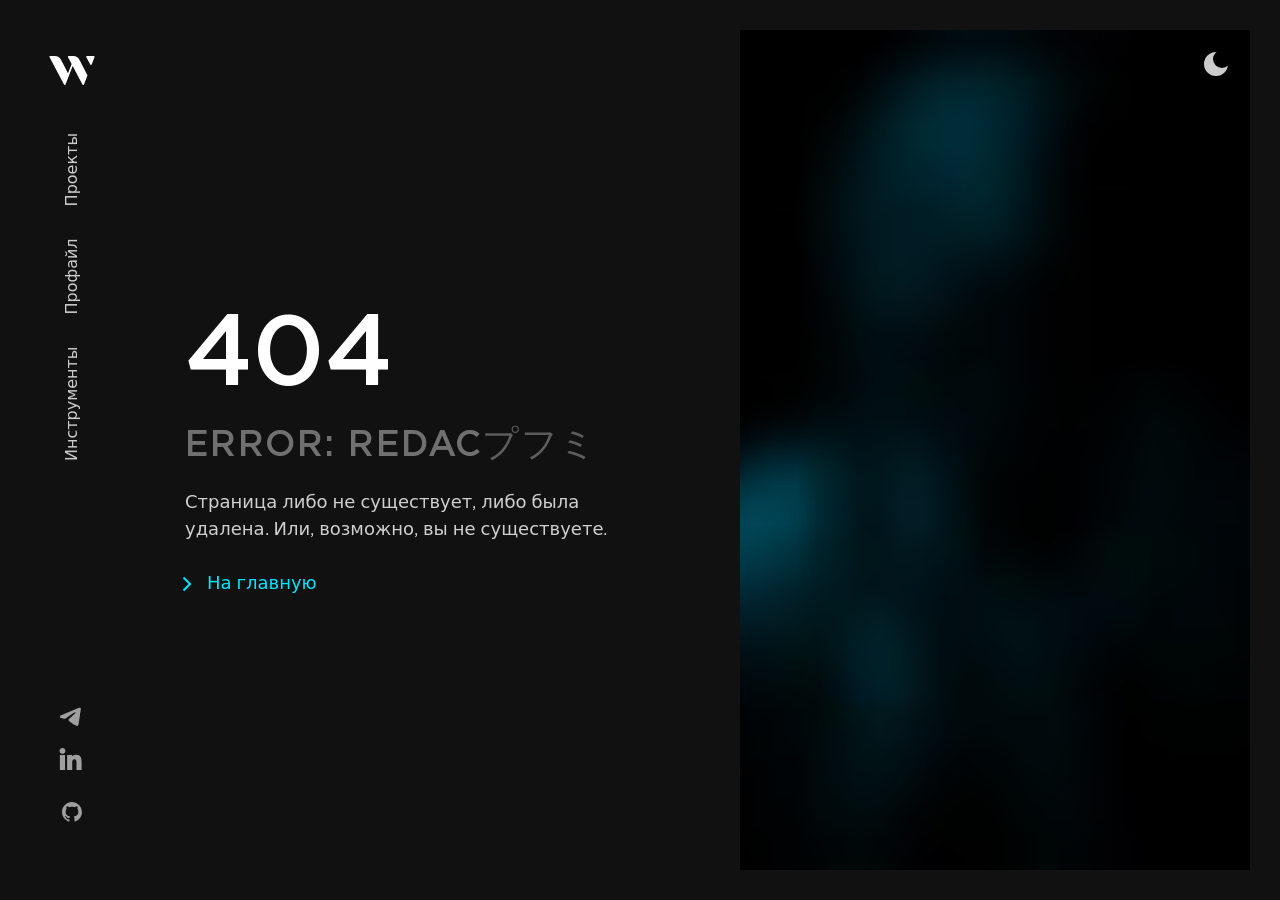
<file: projects/stoloto/index.html>
<!DOCTYPE html><html lang="en"><head><meta charset="utf-8"><meta content="width=device-width,initial-scale=1,shrink-to-fit=no,viewport-fit=cover" name="viewport"><meta content="#111111" name="theme-color"><meta content="Aleksandr Kartsev" name="author"><link href="/manifest.json" rel="manifest"><link href="/favicon.svg" rel="shortcut icon"><link href="/icon-256.png" rel="apple-touch-icon"><meta content="image/png" property="og:image:type"><meta content="1200" property="og:image:width"><meta content="549" property="og:image:height"><link href="/static/css/main.556ad882.chunk.css" rel="stylesheet"><link href="/static/css/0.5086c9ed.chunk.css" rel="stylesheet" type="text/css"><script src="/static/js/0.ad8907e5.chunk.js" charset="utf-8"></script><link href="/static/css/11.fb4af48b.chunk.css" rel="stylesheet" type="text/css"><script src="/static/js/11.dbd2bd7e.chunk.js" charset="utf-8"></script><link href="/static/media/gotham-medium.0ad7d622.woff2" rel="preload" as="font" crossorigin="" data-react-helmet="true"><link href="/static/media/gotham-book.9c2a0ce4.woff2" rel="preload" as="font" crossorigin="" data-react-helmet="true"><style data-react-helmet="true">@font-face{font-family:Gotham;font-weight:400;src:url(/static/media/gotham-book.9c2a0ce4.woff2) format("woff");font-display:swap}@font-face{font-family:Gotham;font-weight:500;src:url(/static/media/gotham-medium.0ad7d622.woff2) format("woff2");font-display:swap}</style><style data-react-helmet="true">:root{--rgbBlack:0 0 0;--rgbWhite:255 255 255;--bezierFastoutSlowin:cubic-bezier(0.4, 0.0, 0.2, 1);--durationXS:200ms;--durationS:300ms;--durationM:400ms;--durationL:600ms;--durationXL:800ms;--systemFontStack:system-ui,-apple-system,BlinkMacSystemFont,San Francisco,Roboto,Segoe UI,Ubuntu,Helvetica Neue,sans-serif;--fontStack:Gotham,system-ui,-apple-system,BlinkMacSystemFont,San Francisco,Roboto,Segoe UI,Ubuntu,Helvetica Neue,sans-serif;--monoFontStack:SFMono Regular,Roboto Mono,Consolas,Liberation Mono,Menlo,Courier,monospace;--japaneseFontStack:ヒラギノ角ゴ Pro W3,Hiragino Kaku Gothic Pro,Hiragino Sans,Osaka,メイリオ,Meiryo,Segoe UI,sans-serif;--fontWeightRegular:400;--fontWeightMedium:500;--fontWeightBold:700;--fontSizeH0:8.75rem;--fontSizeH1:6.25rem;--fontSizeH2:3.625rem;--fontSizeH3:2.375rem;--fontSizeH4:1.75rem;--fontSizeBodyXL:1.375rem;--fontSizeBodyL:1.25rem;--fontSizeBodyM:1.125rem;--fontSizeBodyS:1rem;--fontSizeBodyXS:0.875rem;--lineHeightTitle:1.1;--lineHeightBody:1.5;--maxWidthS:540px;--maxWidthM:720px;--maxWidthL:1096px;--maxWidthXL:1680px;--spaceOuter:64px;--spaceXS:4px;--spaceS:8px;--spaceM:16px;--spaceL:24px;--spaceXL:32px;--space2XL:48px;--space3XL:64px;--space4XL:96px;--space5XL:128px}@media (max-width:2080px){:root{--fontSizeH0:7.5rem;--fontSizeH1:5rem}}@media (max-width:1680px){:root{--maxWidthS:480px;--maxWidthM:640px;--maxWidthL:1000px;--maxWidthXL:1100px;--spaceOuter:48px;--fontSizeH0:6.25rem;--fontSizeH1:4.375rem;--fontSizeH2:3.25rem;--fontSizeH3:2.25rem;--fontSizeH4:1.625rem}}@media (max-width:1024px){:root{--fontSizeH0:5rem;--fontSizeH1:3.75rem;--fontSizeH2:3rem;--fontSizeH3:2rem;--fontSizeH4:1.5rem}}@media (max-width:696px){:root{--spaceOuter:24px;--fontSizeH0:3.5rem;--fontSizeH1:2.5rem;--fontSizeH2:2.125rem;--fontSizeH3:1.75rem;--fontSizeH4:1.375rem;--fontSizeBodyL:1.125rem;--fontSizeBodyM:1rem;--fontSizeBodyS:0.875rem}}@media (max-width:400px){:root{--spaceOuter:16px;--fontSizeH0:2.625rem;--fontSizeH1:2.375rem;--fontSizeH2:1.75rem;--fontSizeH3:1.5rem;--fontSizeH4:1.25rem}}.dark{--rgbBackground:17 17 17;--rgbBackgroundLight:26 26 26;--rgbPrimary:0 229 255;--rgbAccent:0 229 255;--rgbText:255 255 255;--rgbError:255 0 60;--colorTextTitle:rgb(var(--rgbText) / 1);--colorTextBody:rgb(var(--rgbText) / 0.8);--colorTextLight:rgb(var(--rgbText) / 0.6)}.light{--rgbBackground:242 242 242;--rgbBackgroundLight:255 255 255;--rgbPrimary:0 0 0;--rgbAccent:0 229 255;--rgbText:0 0 0;--rgbError:210 14 60;--colorTextTitle:rgb(var(--rgbText) / 1);--colorTextBody:rgb(var(--rgbText) / 0.7);--colorTextLight:rgb(var(--rgbText) / 0.6)}</style><title>Projects | Корпоративная шина данных, высоконагруженный сайт</title><meta content="Ключевые проекты компании. Шина гарантировала доставку данных, сайт stoloto приносил основую прибыль компании." name="description" data-react-helmet="true"></head><body class="dark"><script>const preferredTheme=JSON.parse(localStorage.getItem("theme"));document.body.className=preferredTheme||"dark"</script><div id="root"><a class="visually-hidden skip-to-main visually-hidden--show-on-focus" href="#MainContent">К главному контенту</a><header class="navbar"><a class="navbar__logo" href="/#intro"><svg aria-hidden="true" class="monogram" viewBox="0 0 46 29" height="29" width="46"><defs><clipPath id="monogram-clip-1"><path d="M16.525 28.462l7.18-18.35.003-.001 9.72 18.442a.838.838 0 001.524-.093l3.39-8.824a.846.846 0 00-.04-.686L30.307 3.605A6.698 6.698 0 0024.367 0h-4.6a.84.84 0 00-.74 1.23l3.63 6.887-3.655 9.15-7.12-13.662A6.698 6.698 0 005.942 0h-4.6a.842.842 0 00-.748 1.23L15 28.554a.839.839 0 001.524-.092zM42.392 8.806a.835.835 0 00.387-.446v.001l2.67-7.23a.838.838 0 00-.785-1.129h-6.578a.837.837 0 00-.736 1.238l3.907 7.226c.22.41.729.56 1.135.34z"></path></clipPath></defs><rect height="100%" width="100%" clip-path="url(#monogram-clip-1)"></rect><g clip-path="url(#monogram-clip-1)"><rect height="100%" width="100%" class="monogram__highlight"></rect></g></svg></a><button aria-expanded="false" aria-label="Menu" class="button nav-toggle button--icon-only"><span class="button__text"><div class="nav-toggle__inner"><svg aria-hidden="true" class="icon nav-toggle__icon nav-toggle__icon--menu" viewBox="0 0 24 24" height="24" width="24"><path d="M22 6H2V4h20v2zM2 13h16v-2H2v2zm0 7h20v-2H2v2z"></path></svg><svg aria-hidden="true" class="icon nav-toggle__icon nav-toggle__icon--close" viewBox="0 0 24 24" height="24" width="24"><path d="M19 6.41L17.59 5 12 10.59 6.41 5 5 6.41 10.59 12 5 17.59 6.41 19 12 13.41 17.59 19 19 17.59 13.41 12z"></path></svg></div></span></button><nav class="navbar__nav"><div class="navbar__nav-list"><a class="navbar__nav-link" href="/#project-1">Проекты</a><a class="navbar__nav-link" href="/#details">Профайл</a><a class="navbar__nav-link" href="/uses">Инструменты</a></div><div class="navbar__nav-icons"><a class="navbar__nav-icon-link" href="https://t.me/aleksandr_krsv" rel="noopener noreferrer" target="_blank" aria-label="Telegram"><svg aria-hidden="true" class="icon navbar__nav-icon" viewBox="5 0 46 46" height="24" width="24"><path d="M41.4193 7.30899C41.4193 7.30899 45.3046 5.79399 44.9808 9.47328C44.8729 10.9883 43.9016 16.2908 43.1461 22.0262L40.5559 39.0159C40.5559 39.0159 40.3401 41.5048 38.3974 41.9377C36.4547 42.3705 33.5408 40.4227 33.0011 39.9898C32.5694 39.6652 24.9068 34.7955 22.2086 32.4148C21.4531 31.7655 20.5897 30.4669 22.3165 28.9519L33.6487 18.1305C34.9438 16.8319 36.2389 13.8019 30.8426 17.4812L15.7331 27.7616C15.7331 27.7616 14.0063 28.8437 10.7686 27.8698L3.75342 25.7055C3.75342 25.7055 1.16321 24.0823 5.58815 22.459C16.3807 17.3729 29.6555 12.1786 41.4193 7.30899Z" xmlns="http://www.w3.org/2000/svg"></path></svg></a><a class="navbar__nav-icon-link" href="https://www.linkedin.com/in/alexander-kartsev-188006150/" rel="noopener noreferrer" target="_blank" aria-label="LinkedIn"><svg aria-hidden="true" class="icon navbar__nav-icon" viewBox="-50 0 450 450" id="Layer_1" x="0px" xml:space="preserve" xmlns="http://www.w3.org/2000/svg" xmlns:xlink="http://www.w3.org/1999/xlink" y="0px"><g id="XMLID_801_"><path d="M72.16,99.73H9.927c-2.762,0-5,2.239-5,5v199.928c0,2.762,2.238,5,5,5H72.16c2.762,0,5-2.238,5-5V104.73 C77.16,101.969,74.922,99.73,72.16,99.73z" id="XMLID_802_"></path><path d="M41.066,0.341C18.422,0.341,0,18.743,0,41.362C0,63.991,18.422,82.4,41.066,82.4 c22.626,0,41.033-18.41,41.033-41.038C82.1,18.743,63.692,0.341,41.066,0.341z" id="XMLID_803_"></path><path d="M230.454,94.761c-24.995,0-43.472,10.745-54.679,22.954V104.73c0-2.761-2.238-5-5-5h-59.599 c-2.762,0-5,2.239-5,5v199.928c0,2.762,2.238,5,5,5h62.097c2.762,0,5-2.238,5-5v-98.918c0-33.333,9.054-46.319,32.29-46.319 c25.306,0,27.317,20.818,27.317,48.034v97.204c0,2.762,2.238,5,5,5H305c2.762,0,5-2.238,5-5V194.995 C310,145.43,300.549,94.761,230.454,94.761z" id="XMLID_804_"></path></g></svg></a><a class="navbar__nav-icon-link" href="https://github.com/akrsv-tl" rel="noopener noreferrer" target="_blank" aria-label="Github"><svg aria-hidden="true" class="icon navbar__nav-icon" viewBox="0 0 24 24" height="24" width="24"><path d="M12 2C6.477 2 2 6.477 2 12c0 4.42 2.87 8.17 6.84 9.5.5.08.66-.23.66-.5v-1.69c-2.77.6-3.36-1.34-3.36-1.34-.46-1.16-1.11-1.47-1.11-1.47-.91-.62.07-.6.07-.6 1 .07 1.53 1.03 1.53 1.03.87 1.52 2.34 1.07 2.91.83.09-.65.35-1.09.63-1.34-2.22-.25-4.55-1.11-4.55-4.92 0-1.11.38-2 1.03-2.71-.1-.25-.45-1.29.1-2.64 0 0 .84-.27 2.75 1.02.79-.22 1.65-.33 2.5-.33.85 0 1.71.11 2.5.33 1.91-1.29 2.75-1.02 2.75-1.02.55 1.35.2 2.39.1 2.64.65.71 1.03 1.6 1.03 2.71 0 3.82-2.34 4.66-4.57 4.91.36.31.69.92.69 1.85V21c0 .27.16.59.67.5C19.14 20.16 22 16.42 22 12A10 10 0 0012 2z"></path></svg></a></div></nav></header><main class="app" id="MainContent" tabindex="-1"><div class="app__page app__page--entered"><article class="project slice"><div class="project__background-image"><div class="project__background-image-element" style="--offset:0px"><div class="image image--dark image--in-viewport" style="--delay:0ms"><div class="image__element-wrapper image__element-wrapper--in-viewport" style="--delay:1000ms"><img alt="" class="image__element" decoding="async" height="800" width="32" role="presentation"><img alt="" class="image__placeholder" decoding="async" height="800" width="32" role="presentation" aria-hidden="true" src="[data-uri]" style="--delay:0ms"></div></div></div><div class="project__background-scrim" style="--opacity:0.8"></div></div><div class="section project__header"><div class="project__header-content" style="--initDelay:300ms"><div class="project__details"><h1 class="project__title heading heading--align-auto heading--level-2 heading--weight-medium">Корпоративная шина данных, высоконагруженный сайт</h1><p class="project__description text text--align-auto text--size-xl text--weight-auto">Ключевые проекты компании. Шина гарантировала доставку данных, сайт stoloto приносил основую прибыль компании.</p><a class="button project__link-button button--secondary" href="https://www.stoloto.ru/?int=sitemap" rel="noopener noreferrer" target="_blank"><svg aria-hidden="true" class="icon button__icon button__icon--start button__icon--shift" viewBox="0 0 24 24" height="24" width="24"><path d="M13.586 12L7.793 6.207l1.414-1.414 6.5 6.5.707.707-.707.707-6.5 6.5-1.414-1.414L13.586 12z"></path></svg><span class="button__text">Сайт компании</span></a></div><ul class="project__meta"><li class="project__meta-item" style="--delay:600ms"><span class="text text--align-auto text--size-m text--weight-auto text--secondary">Frontend разработка</span></li><li class="project__meta-item" style="--delay:740ms"><span class="text text--align-auto text--size-m text--weight-auto text--secondary">UX дизайн</span></li><li class="project__meta-item" style="--delay:880ms"><span class="text text--align-auto text--size-m text--weight-auto text--secondary">UI дизайн</span></li></ul></div></div><section class="project__section"><div class="section project__section-inner project__section-inner--first"><div class="project__section-content project__section-content--width-l"><div class="project__image"><div class="image image--dark image--in-viewport image--reveal" style="--delay:300ms"><div class="image__element-wrapper image__element-wrapper--reveal image__element-wrapper--in-viewport" style="--delay:1300ms"><img alt="The Slice web application showing a selected user annotation." class="image__element" decoding="async" height="270" width="432" sizes="(max-width: 696px) 100vw, (max-width: 1024px) 90vw, 80vw"><img alt="" class="image__placeholder" decoding="async" height="270" width="432" role="presentation" aria-hidden="true" src="[data-uri]" style="--delay:300ms"></div></div></div></div></div></section><section class="project__section"><div class="section project__section-inner"><div class="project__section-content project__section-content--width-l project__section-columns project__section-columns--centered slice__columns"><div class="sidebar__images-text"><h2 class="project__section-heading heading heading--align-auto heading--level-3 heading--weight-medium">Доставка данных</h2><p class="project__section-text text text--align-auto text--size-l text--weight-auto">Корпоративная шина данных - ключевой проект компании. Она пронизывала всю систему словно сосуды и позволяла гарантированно доставлять данные из всех контейнеров и окружений компании.</p><p class="project__section-text text text--align-auto text--size-l text--weight-auto">Максимальный выигрыш в лотерею - 1 миллиард рублей. Именно такая цифра потенциально могла стать ценой ошибки доставки данных.</p></div><div class="slice__sidebar-images"><div class="image slice__sidebar-image image--dark" style="--delay:0ms"><div class="image__element-wrapper" style="--delay:1000ms"><img alt="The layers sidebar design, now with user profiles." class="image__element" decoding="async" height="560" width="261" sizes="(max-width: 696px) 200px, 343px"><img alt="" class="image__placeholder" decoding="async" height="560" width="261" role="presentation" aria-hidden="true" src="[data-uri]" style="--delay:0ms"></div></div><div class="image slice__sidebar-image image--dark" style="--delay:0ms"><div class="image__element-wrapper" style="--delay:1000ms"><img alt="Multiple user annotations on a shared layer." class="image__element" decoding="async" height="560" width="261" sizes="(max-width: 696px) 200px, 343px"><img alt="" class="image__placeholder" decoding="async" height="560" width="261" role="presentation" aria-hidden="true" src="[data-uri]" style="--delay:0ms"></div></div></div></div></div></section><section class="project__section project__section--light"><div class="section project__section-inner"><div class="project__section-content project__section-content--width-l"><div class="project__text-row project__text-row--justify-center project__text-row--width-m"><h2 class="project__section-heading heading heading--align-auto heading--level-3 heading--weight-medium">Задачи</h2><p class="project__section-text text text--align-auto text--size-l text--weight-auto"></p><ul><li>Разработка/доработка функционала ключевого проекта компании: корпоративной шины данных</li><li>Переписывание на современных стек и поддержка старого высоко нагруженного сайта stoloto.ru</li><li>Переписывание внутренних проектов на современный стек</li><li>Разработка экспериментального проекта</li><li>Работа над сложным графиком обработки данных в реальном времени</li><li>Разработка/Поддержка административных панелей</li><li>Разработка сайта 888.ru</li><li>Разработка "витрин" со сложной анимацией и доработка движка</li></ul><p></p></div><div class="image image--dark" style="--delay:0ms"><div class="image__element-wrapper" style="--delay:1000ms"><img alt="The new My Slides tab in slice, showing annotated and favorited slides." class="image__element" decoding="async" height="270" width="432" sizes="(max-width: 696px) 500px, (max-width: 1024px) 800px, 1000px"><img alt="" class="image__placeholder" decoding="async" height="270" width="432" role="presentation" aria-hidden="true" src="[data-uri]" style="--delay:0ms"></div></div></div></div></section><section class="project__section project__section--light"><div class="section project__section-inner"><div class="project__section-content project__section-content--width-l"><div class="project__text-row project__text-row--justify-center project__text-row--width-m"><h2 class="project__section-heading heading heading--align-auto heading--level-3 heading--weight-medium">Достижения</h2><p class="project__section-text text text--align-auto text--size-l text--weight-auto"></p><ul><li>Быстро вошёл в проект и овладел технологией, что позволило выправить процесс релизов</li><li>Успешно заменял руководителя отдела в его отпуск</li><li>В одиночку разрабатывал и вёл переговоры по экспериментальному проекту портативной витрины</li><li>Успешно делегировал задачи (по уровню сложности и приоритету) между несколькими членами команды в рамках некоторых проектов. Что позволило прокачать их умения и не выйти за установленные рамки релиза</li><li>Совместно с тех. лидом заложил архитектуру/каркас проектов, которые впоследствии были переписаны на современных стек</li><li>Получил повышение до Ведущего разработчика</li></ul><p></p></div><div class="image image--dark" style="--delay:0ms"><div class="image__element-wrapper" style="--delay:1000ms"><img alt="The new My Slides tab in slice, showing annotated and favorited slides." class="image__element" decoding="async" height="270" width="432" sizes="(max-width: 696px) 500px, (max-width: 1024px) 800px, 1000px"><img alt="" class="image__placeholder" decoding="async" height="270" width="432" role="presentation" aria-hidden="true" src="[data-uri]" style="--delay:0ms"></div></div></div></div></section></article><footer class="footer"><span class="footer__date">© 2022 All rights reserved</span></footer></div></main></div><script>!function(e){function t(t){for(var n,o,c=t[0],i=t[1],f=t[2],l=0,d=[];l<c.length;l++)o=c[l],Object.prototype.hasOwnProperty.call(a,o)&&a[o]&&d.push(a[o][0]),a[o]=0;for(n in i)Object.prototype.hasOwnProperty.call(i,n)&&(e[n]=i[n]);for(s&&s(t);d.length;)d.shift()();return u.push.apply(u,f||[]),r()}function r(){for(var e,t=0;t<u.length;t++){for(var r=u[t],n=!0,o=1;o<r.length;o++){var i=r[o];0!==a[i]&&(n=!1)}n&&(u.splice(t--,1),e=c(c.s=r[0]))}return e}var n={},o={4:0},a={4:0},u=[];function c(t){if(n[t])return n[t].exports;var r=n[t]={i:t,l:!1,exports:{}};return e[t].call(r.exports,r,r.exports,c),r.l=!0,r.exports}c.e=function(e){var t=[];o[e]?t.push(o[e]):0!==o[e]&&{0:1,5:1,7:1,8:1,9:1,10:1,11:1,12:1,13:1}[e]&&t.push(o[e]=new Promise((function(t,r){for(var n="static/css/"+({}[e]||e)+"."+{0:"5086c9ed",1:"31d6cfe0",2:"31d6cfe0",5:"24ffef27",7:"7b0c6de1",8:"df136626",9:"65b952ec",10:"1c4fffeb",11:"fb4af48b",12:"48385af7",13:"c60a8b0a",14:"31d6cfe0"}[e]+".chunk.css",a=c.p+n,u=document.getElementsByTagName("link"),i=0;i<u.length;i++){var f=(s=u[i]).getAttribute("data-href")||s.getAttribute("href");if("stylesheet"===s.rel&&(f===n||f===a))return t()}var l=document.getElementsByTagName("style");for(i=0;i<l.length;i++){var s;if((f=(s=l[i]).getAttribute("data-href"))===n||f===a)return t()}var d=document.createElement("link");d.rel="stylesheet",d.type="text/css",d.onload=t,d.onerror=function(t){var n=t&&t.target&&t.target.src||a,u=new Error("Loading CSS chunk "+e+" failed.\n("+n+")");u.code="CSS_CHUNK_LOAD_FAILED",u.request=n,delete o[e],d.parentNode.removeChild(d),r(u)},d.href=a,document.getElementsByTagName("head")[0].appendChild(d)})).then((function(){o[e]=0})));var r=a[e];if(0!==r)if(r)t.push(r[2]);else{var n=new Promise((function(t,n){r=a[e]=[t,n]}));t.push(r[2]=n);var u,i=document.createElement("script");i.charset="utf-8",i.timeout=120,c.nc&&i.setAttribute("nonce",c.nc),i.src=function(e){return c.p+"static/js/"+({}[e]||e)+"."+{0:"ad8907e5",1:"5048ee46",2:"e86cb2e7",5:"f0d34a3a",7:"89159dc9",8:"7b8077d1",9:"0ee34b24",10:"6837ef5c",11:"dbd2bd7e",12:"8de64932",13:"7c90df42",14:"566e6a6b"}[e]+".chunk.js"}(e);var f=new Error;u=function(t){i.onerror=i.onload=null,clearTimeout(l);var r=a[e];if(0!==r){if(r){var n=t&&("load"===t.type?"missing":t.type),o=t&&t.target&&t.target.src;f.message="Loading chunk "+e+" failed.\n("+n+": "+o+")",f.name="ChunkLoadError",f.type=n,f.request=o,r[1](f)}a[e]=void 0}};var l=setTimeout((function(){u({type:"timeout",target:i})}),12e4);i.onerror=i.onload=u,document.head.appendChild(i)}return Promise.all(t)},c.m=e,c.c=n,c.d=function(e,t,r){c.o(e,t)||Object.defineProperty(e,t,{enumerable:!0,get:r})},c.r=function(e){"undefined"!=typeof Symbol&&Symbol.toStringTag&&Object.defineProperty(e,Symbol.toStringTag,{value:"Module"}),Object.defineProperty(e,"__esModule",{value:!0})},c.t=function(e,t){if(1&t&&(e=c(e)),8&t)return e;if(4&t&&"object"==typeof e&&e&&e.__esModule)return e;var r=Object.create(null);if(c.r(r),Object.defineProperty(r,"default",{enumerable:!0,value:e}),2&t&&"string"!=typeof e)for(var n in e)c.d(r,n,function(t){return e[t]}.bind(null,n));return r},c.n=function(e){var t=e&&e.__esModule?function(){return e.default}:function(){return e};return c.d(t,"a",t),t},c.o=function(e,t){return Object.prototype.hasOwnProperty.call(e,t)},c.p="/",c.oe=function(e){throw console.error(e),e};var i=this.webpackJsonpportfolio=this.webpackJsonpportfolio||[],f=i.push.bind(i);i.push=t,i=i.slice();for(var l=0;l<i.length;l++)t(i[l]);var s=f;r()}([])</script><script src="/static/js/6.7b9be29c.chunk.js"></script><script src="/static/js/main.40d95bbb.chunk.js"></script></body></html>
</file>
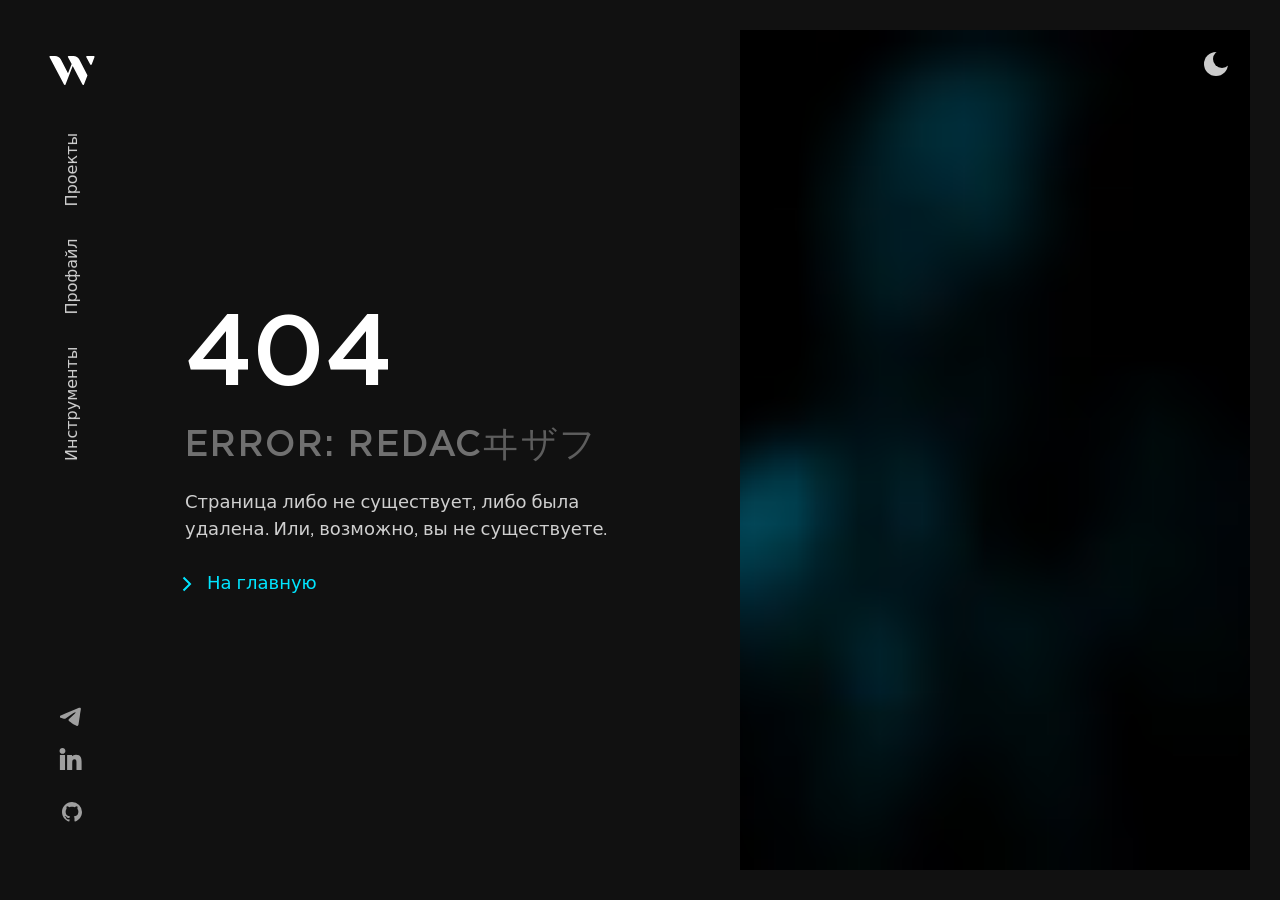
<file: 200.html>
<!doctype html><html lang="en"><head><meta charset="utf-8"/><meta name="viewport" content="width=device-width,initial-scale=1,shrink-to-fit=no,viewport-fit=cover"/><meta name="theme-color" content="#111111"/><meta name="author" content="Aleksandr Kartsev"/><link rel="manifest" href="/manifest.json"/><link rel="shortcut icon" href="/favicon.svg"/><link rel="apple-touch-icon" href="/icon-256.png"/><meta property="og:image:type" content="image/png"/><meta property="og:image:width" content="1200"/><meta property="og:image:height" content="549"/><link href="/static/css/main.556ad882.chunk.css" rel="stylesheet"></head><body><script>const preferredTheme=JSON.parse(localStorage.getItem("theme"));document.body.className=preferredTheme||"dark"</script><div id="root"></div><script>!function(e){function t(t){for(var n,o,c=t[0],i=t[1],f=t[2],l=0,d=[];l<c.length;l++)o=c[l],Object.prototype.hasOwnProperty.call(a,o)&&a[o]&&d.push(a[o][0]),a[o]=0;for(n in i)Object.prototype.hasOwnProperty.call(i,n)&&(e[n]=i[n]);for(s&&s(t);d.length;)d.shift()();return u.push.apply(u,f||[]),r()}function r(){for(var e,t=0;t<u.length;t++){for(var r=u[t],n=!0,o=1;o<r.length;o++){var i=r[o];0!==a[i]&&(n=!1)}n&&(u.splice(t--,1),e=c(c.s=r[0]))}return e}var n={},o={4:0},a={4:0},u=[];function c(t){if(n[t])return n[t].exports;var r=n[t]={i:t,l:!1,exports:{}};return e[t].call(r.exports,r,r.exports,c),r.l=!0,r.exports}c.e=function(e){var t=[];o[e]?t.push(o[e]):0!==o[e]&&{0:1,5:1,7:1,8:1,9:1,10:1,11:1,12:1,13:1}[e]&&t.push(o[e]=new Promise((function(t,r){for(var n="static/css/"+({}[e]||e)+"."+{0:"5086c9ed",1:"31d6cfe0",2:"31d6cfe0",5:"24ffef27",7:"7b0c6de1",8:"df136626",9:"65b952ec",10:"1c4fffeb",11:"fb4af48b",12:"48385af7",13:"c60a8b0a",14:"31d6cfe0"}[e]+".chunk.css",a=c.p+n,u=document.getElementsByTagName("link"),i=0;i<u.length;i++){var f=(s=u[i]).getAttribute("data-href")||s.getAttribute("href");if("stylesheet"===s.rel&&(f===n||f===a))return t()}var l=document.getElementsByTagName("style");for(i=0;i<l.length;i++){var s;if((f=(s=l[i]).getAttribute("data-href"))===n||f===a)return t()}var d=document.createElement("link");d.rel="stylesheet",d.type="text/css",d.onload=t,d.onerror=function(t){var n=t&&t.target&&t.target.src||a,u=new Error("Loading CSS chunk "+e+" failed.\n("+n+")");u.code="CSS_CHUNK_LOAD_FAILED",u.request=n,delete o[e],d.parentNode.removeChild(d),r(u)},d.href=a,document.getElementsByTagName("head")[0].appendChild(d)})).then((function(){o[e]=0})));var r=a[e];if(0!==r)if(r)t.push(r[2]);else{var n=new Promise((function(t,n){r=a[e]=[t,n]}));t.push(r[2]=n);var u,i=document.createElement("script");i.charset="utf-8",i.timeout=120,c.nc&&i.setAttribute("nonce",c.nc),i.src=function(e){return c.p+"static/js/"+({}[e]||e)+"."+{0:"ad8907e5",1:"5048ee46",2:"e86cb2e7",5:"f0d34a3a",7:"89159dc9",8:"7b8077d1",9:"0ee34b24",10:"6837ef5c",11:"dbd2bd7e",12:"8de64932",13:"7c90df42",14:"566e6a6b"}[e]+".chunk.js"}(e);var f=new Error;u=function(t){i.onerror=i.onload=null,clearTimeout(l);var r=a[e];if(0!==r){if(r){var n=t&&("load"===t.type?"missing":t.type),o=t&&t.target&&t.target.src;f.message="Loading chunk "+e+" failed.\n("+n+": "+o+")",f.name="ChunkLoadError",f.type=n,f.request=o,r[1](f)}a[e]=void 0}};var l=setTimeout((function(){u({type:"timeout",target:i})}),12e4);i.onerror=i.onload=u,document.head.appendChild(i)}return Promise.all(t)},c.m=e,c.c=n,c.d=function(e,t,r){c.o(e,t)||Object.defineProperty(e,t,{enumerable:!0,get:r})},c.r=function(e){"undefined"!=typeof Symbol&&Symbol.toStringTag&&Object.defineProperty(e,Symbol.toStringTag,{value:"Module"}),Object.defineProperty(e,"__esModule",{value:!0})},c.t=function(e,t){if(1&t&&(e=c(e)),8&t)return e;if(4&t&&"object"==typeof e&&e&&e.__esModule)return e;var r=Object.create(null);if(c.r(r),Object.defineProperty(r,"default",{enumerable:!0,value:e}),2&t&&"string"!=typeof e)for(var n in e)c.d(r,n,function(t){return e[t]}.bind(null,n));return r},c.n=function(e){var t=e&&e.__esModule?function(){return e.default}:function(){return e};return c.d(t,"a",t),t},c.o=function(e,t){return Object.prototype.hasOwnProperty.call(e,t)},c.p="/",c.oe=function(e){throw console.error(e),e};var i=this.webpackJsonpportfolio=this.webpackJsonpportfolio||[],f=i.push.bind(i);i.push=t,i=i.slice();for(var l=0;l<i.length;l++)t(i[l]);var s=f;r()}([])</script><script src="/static/js/6.7b9be29c.chunk.js"></script><script src="/static/js/main.40d95bbb.chunk.js"></script></body></html>
</file>
<file: assets/index.13704fe4.css>
@import"https://fonts.googleapis.com/css2?family=Montserrat:ital,wght@0,100;0,200;0,300;0,400;0,500;0,600;0,700;0,800;0,900;1,100;1,200;1,300;1,400;1,500;1,600;1,700;1,800;1,900&display=swap";*{margin:0;padding:0;box-sizing:border-box}html,body{font-family:Montserrat,sans-serif}h1,section,p,span,svg{transition:background-color .5s,color .5s}:root{--color-text-light: #333332;--color-background-light: #FAF4E5;--color-pink-light: #e5a1aa;--color-green-light: #7AD0AC;--color-blue-light: #8395CD;--color-text-dark: #FAF4E5;--color-background-dark: #8395CD}.light-theme{--color-text: var(--color-text-light);--color-background: var(--color-background-light);--color-pink: var(--color-pink-light);--color-green: var(--color-green-light);--color-blue: var(--color-blue-light)}.dark-theme{--color-text: var(--color-text-dark);--color-background: var(--color-background-dark);--color-pink: var(--color-text-dark);--color-green: var(--color-text-dark);--color-blue: var(--color-text-dark)}.experience{position:fixed;width:100vw;height:100vh}.experience-canvas{width:100%;height:100%}.hidden{display:none}.preloader{background-color:var(--color-background-light);width:100%;height:100vh;position:fixed;opacity:1;z-index:99999999999999999}.preloader-wrapper{display:flex;justify-content:center;align-items:center;width:100%;height:100%}.loading{display:flex;justify-content:center;align-items:center}.circle{width:10px;height:10px;border-radius:50%;margin:6px;background-color:var(--color-pink-light);animation:load 1s ease-in-out infinite}.circle:nth-child(2){animation-delay:.1s}.circle:nth-child(3){animation-delay:.2s}@keyframes load{0%{transform:translateY(0)}20%{transform:translateY(-12px)}40%{transform:translateY(0)}}.page{z-index:99999;width:100%;height:100vh;overflow:hidden}.page-wrapper{position:relative}.animatedis{display:inline-block;transform:translateY(100%)}.intro-text{display:flex;justify-content:center;align-items:center;position:absolute;top:50%;left:50%;font-weight:500;font-size:16px;color:var(--color-text);transform:translate(-50%,-50%)}.arrow-svg-wrapper{position:absolute;top:90%;left:50%;opacity:0;color:var(--color-text);transform:translate(-50%,-50%);animation:bounce .5s ease-in alternate infinite}@keyframes bounce{0%{transform:translateY(0)}to{transform:translateY(8px)}}.toggle-bar{position:fixed;display:flex;opacity:0;flex-direction:row;justify-content:center;align-items:center;top:48px;right:48px;z-index:99999999999999}.sun-wrapper,.moon-wrapper{display:flex;flex-direction:row;justify-content:center;align-items:center;color:var(--color-text)}.toggle-button{cursor:pointer;position:relative;width:56px;height:28px;display:flex;justify-content:center;align-items:center;background-color:var(--color-pink);border-radius:999px;margin:0 16px;border:none;box-shadow:#959da533 0 8px 24px}.toggle-circle{position:absolute;left:6px;border-radius:50%;width:20px;height:20px;background-color:var(--color-background);transition:all .2s ease-in-out}.toggle-button:hover .toggle-circle{transform:scale(.9)}.slide{left:31px}.section-margin{height:3000px;width:100%}.section{position:relative;width:50%;padding:1000px 4%;margin:0;background-color:var(--color-background);overflow:hidden}.left{margin-right:auto;border-top-right-radius:700px;border-bottom-right-radius:0}.right{margin-left:auto;border-top-left-radius:700px;border-bottom-left-radius:0}.progress-wrapper{height:0;width:12px;z-index:9999}.progress-bar-wrapper-left{position:absolute;top:0;left:0}.progress-bar-wrapper-right{position:absolute;top:0;right:0}.progress-bar{height:100vh;width:100%;background-color:var(--color-pink);transform-origin:top center;transform:scaleY(1)}.section-intro-wrapper{position:relative;padding:20% 5% 400px;border-bottom:2px solid var(--color-pink)}.section-intro-wrapper:nth-child(3){border-bottom:2px solid var(--color-green)}.section-detail-wrapper{position:relative;padding:20% 5%}.section-heading{font-size:18px;font-weight:700;line-height:1.8;margin-top:64px;color:var(--color-text)}.section-text{line-height:2;margin-top:18px;font-size:16px;color:var(--color-text)}.section-title{position:relative;color:var(--color-pink)}.section-title-text{display:block;font-size:40px;font-weight:500;transform-origin:left;transform:skewY(25deg);z-index:5;text-transform:uppercase;color:var(--color-pink)}.styleOne,.styleTwo,.styleThree{position:absolute;display:block;width:100%;max-width:278px;height:60px;border:1px solid var(--color-pink);transform-origin:left;transform:skewY(-25deg)}.styleOne{top:0px}.styleTwo{top:80px}.styleThree{top:80px;transform:skewY(25deg);background-color:var(--color-pink)}.section-number{position:absolute;bottom:15px;right:0;color:var(--color-pink);font-size:24px}.hero{width:100vw;height:100vh}.hero-wrapper{position:relative;height:100%;width:100%;margin:0 auto;max-width:1100px}.hero-main{position:absolute;bottom:168px;left:0;color:var(--color-text)}.hero-main-title{font-size:64px;color:var(--color-text)}.hero-main-description{font-size:18px;color:var(--color-text)}.blue-text{color:var(--color-blue)}.blue-border{border-color:var(--color-blue)}.blue-background{background-color:var(--color-blue)}.green-text{color:var(--color-green)}.green-border{border-color:var(--color-green)}.green-background{background-color:var(--color-green)}@media (max-width: 968px){.section{width:100%}.progress-bar-wrapper-left{right:0;left:auto}.hero-main{bottom:120px}.hero-wrapper{width:calc(100% - 60px)}.hero-main-title{font-size:32px}.hero-main-description{font-size:18px}}
</file>
<file: static/css/main.556ad882.chunk.css>
body{box-sizing:border-box}*,:after,:before{box-sizing:inherit}h1,h2,h3,h4,h5,p{margin:0}input,textarea{border:0;padding:0;-webkit-appearance:none;border-radius:0}button,input,textarea{font-family:inherit;margin:0;background-color:transparent;appearance:none}button{border:0}a{text-decoration:none}ul{padding-left:1em}body,ul{margin:0}body{font-family:var(--fontStack);font-weight:var(--fontWeightRegular);font-synthesis:none;text-rendering:optimizeLegibility;background:rgb(var(--rgbBackground));color:var(--colorTextBody);border:0;width:100vw;overflow-x:hidden}::selection{background:rgb(var(--rgbAccent));color:rgb(var(--rgbBlack))}@keyframes fade-in{0%{opacity:0}to{opacity:1}}.app{width:100%;position:relative;background:rgb(var(--rgbBackground));transition:background var(--durationM) ease;outline:none;display:grid;grid-template:100%/100%}.app__page{opacity:0;grid-area:1/1;transition:opacity var(--durationS) ease;min-height:100vh}.app__page--entering,.app__page--exiting{opacity:0}.app__page--entered{transition-duration:var(--durationL);transition-delay:var(--durationXS);opacity:1}.skip-to-main{color:rgb(var(--rgbBackground));z-index:128}.skip-to-main:focus{padding:var(--spaceS) var(--spaceM);position:fixed;top:var(--spaceM);left:var(--spaceM);text-decoration:none;font-weight:var(--fontWeightMedium);line-height:1;box-shadow:0 0 0 4px rgb(var(--rgbBackground)),0 0 0 8px rgb(var(--rgbText));outline:none}.skip-to-main:before{content:"";position:absolute;inset:0;background-color:rgb(var(--rgbPrimary));clip-path:polygon(0 0,100% 0,100% calc(100% - 8px),calc(100% - 8px) 100%,0 100%);z-index:-1}.navbar{--headerNavFontSize:1rem;display:flex;flex-direction:column;align-items:center;justify-content:flex-start;padding:0;width:var(--space2XL);position:fixed;top:var(--spaceOuter);left:var(--spaceOuter);bottom:var(--spaceOuter);z-index:1024}@media (max-width:696px){.navbar{--headerNavFontSize:1.375rem}}@media (max-height:696px),(max-width:696px){.navbar{bottom:auto}}.navbar__logo{display:flex;position:relative;padding:var(--spaceS) var(--spaceS) var(--spaceL);z-index:16}.navbar__logo:focus{box-shadow:0 0 0 4px rgb(var(--rgbBackground)),0 0 0 8px rgb(var(--rgbText));outline:none}.navbar__logo:active{box-shadow:none}@media (max-width:696px){.navbar__logo{padding-bottom:var(--spaceS)}}.navbar__nav{display:flex;flex-direction:column;justify-content:space-between;align-items:center;flex:1 1 auto;max-width:var(--space2XL);position:relative;top:calc(var(--spaceM)*-1)}@media (max-height:696px),(max-width:696px){.navbar__nav{display:none}}.navbar__nav-list{transform:rotate(-90deg) translate3d(-50%,0,0);display:flex;flex-direction:row-reverse}.navbar__nav-link{padding:var(--spaceM);color:rgb(var(--rgbText)/.8);font-weight:var(--fontWeightMedium);font-size:var(--headerNavFontSize);text-decoration:none;position:relative;transition:color var(--durationS) ease .1s;line-height:1}.navbar__nav-link:active,.navbar__nav-link:focus,.navbar__nav-link:hover,.navbar__nav-link[aria-current=page]{color:var(--colorTextBody)}.navbar__nav-link:after{content:"";position:absolute;top:50%;right:var(--spaceS);left:var(--spaceS);height:4px;background:rgb(var(--rgbAccent));transform:scaleX(0) translateY(-2px);transform-origin:right}@media (prefers-reduced-motion:no-preference){.navbar__nav-link:after{transition:transform var(--durationM) var(--bezierFastoutSlowin)}}.navbar__nav-link:active:after,.navbar__nav-link:focus:after,.navbar__nav-link:hover:after,.navbar__nav-link[aria-current=page]:after{transform:scaleX(1) translateY(-2px);transform-origin:left}.navbar__nav-link:focus{box-shadow:0 0 0 4px rgb(var(--rgbBackground)),0 0 0 8px rgb(var(--rgbText));outline:none}.navbar__nav-link:active{box-shadow:none}.navbar__nav-icons{display:flex;flex-direction:column;align-items:center;justify-content:center;position:relative;z-index:16}@media (max-height:696px),(max-width:696px){.navbar__nav-icons{flex-direction:row;position:absolute;bottom:var(--spaceXL);left:var(--spaceXL)}}@media (max-width:820px) and (max-height:420px){.navbar__nav-icons{left:var(--spaceL);transform:none;flex-direction:column;align-items:center;justify-content:center}}.navbar__nav-icon-link{display:flex;align-items:center;justify-content:center;padding:var(--spaceS);width:var(--space2XL);height:var(--space2XL);color:var(--colorTextLight);transition:color var(--durationM) var(--bezierFastoutSlowin)}.navbar__nav-icon-link:focus{box-shadow:0 0 0 4px rgb(var(--rgbBackground)),0 0 0 8px rgb(var(--rgbText));outline:none}.navbar__nav-icon-link:active{box-shadow:none}.navbar__nav-icon-link:active,.navbar__nav-icon-link:focus,.navbar__nav-icon-link:hover{color:rgb(var(--rgbAccent))}.navbar__nav-icon{fill:currentColor;transition:fill var(--durationM) ease}.navbar__mobile-nav{position:fixed;inset:0;background:rgb(var(--rgbBackground)/.9);transform:translate3d(0,-100%,0);transition-property:background;transition-duration:var(--durationL);transition-timing-function:var(--bezierFastoutSlowin);display:none;flex-direction:column;align-items:center;justify-content:center;backdrop-filter:blur(16px)}@media (max-height:696px),(max-width:696px){.navbar__mobile-nav{display:flex}}@media (prefers-reduced-motion:no-preference){.navbar__mobile-nav{transition-property:transform,background;transform:translate3d(0,-100%,0)}}.navbar__mobile-nav--entered{transform:translateZ(0)}.navbar__mobile-nav-link{width:100%;font-size:var(--headerNavFontSize);text-align:center;text-decoration:none;color:var(--colorTextBody);padding:var(--spaceL);opacity:0;transition-property:opacity;transition-duration:var(--durationS);transition-timing-function:var(--bezierFastoutSlowin);position:relative;top:calc(var(--spaceM)*-1)}@media (prefers-reduced-motion:no-preference){.navbar__mobile-nav-link{transition-property:transform,opacity;transform:translate3d(0,calc(var(--spaceXL)*-1),0)}}@media (max-width:820px) and (max-height:420px){.navbar__mobile-nav-link{top:auto}}@media (max-height:360px),(max-width:400px){.navbar__mobile-nav-link{--headerNavFontSize:1.125rem}}.navbar__mobile-nav-link:after{content:"";position:absolute;top:50%;right:var(--space3XL);left:var(--space3XL);height:4px;background:rgb(var(--rgbAccent));transform:scaleX(0) translateY(-1px);transform-origin:right}@media (prefers-reduced-motion:no-preference){.navbar__mobile-nav-link:after{transition:transform var(--durationM) var(--bezierFastoutSlowin)}}.navbar__mobile-nav-link:active:after,.navbar__mobile-nav-link:focus:after,.navbar__mobile-nav-link:hover:after{transform:scaleX(1) translateY(-1px);transform-origin:left}.navbar__mobile-nav-link:focus{box-shadow:0 0 0 4px rgb(var(--rgbBackground)),0 0 0 8px rgb(var(--rgbText));outline:none}.navbar__mobile-nav-link:active{box-shadow:none}.navbar__mobile-nav-link--entered{opacity:1;transform:none}.icon{display:block;fill:currentColor}.monogram{fill:var(--colorTextTitle);transition:fill var(--durationL) ease}.monogram__highlight{fill:rgb(var(--rgbAccent));opacity:0;transform:scaleY(0);transform-origin:top;transition:opacity .1s ease var(--durationM)}@media (prefers-reduced-motion:no-preference){.monogram__highlight{transition:transform var(--durationM) var(--bezierFastoutSlowin),opacity .1s ease var(--durationM)}}.monogram:hover .monogram__highlight,a:focus .monogram__highlight,a:hover .monogram__highlight{opacity:1;transform:scaleX(1);transform-origin:bottom;transition:opacity .1s ease}@media (prefers-reduced-motion:no-preference){.monogram:hover .monogram__highlight,a:focus .monogram__highlight,a:hover .monogram__highlight{transition:transform var(--durationM) var(--bezierFastoutSlowin),opacity .1s ease}}.visually-hidden{position:absolute}.visually-hidden--hidden,.visually-hidden--show-on-focus:not(:focus){border:0;clip:rect(0 0 0 0);height:1px;width:1px;margin:-1px;padding:0;overflow:hidden;position:absolute;white-space:nowrap;word-wrap:normal}.loader{display:flex;justify-content:center;width:var(--size);height:var(--size)}.loader-text{color:inherit;font-size:var(--fontSizeBodyS);font-weight:var(--fontWeightMedium)}.loader__content{display:grid;grid-template-columns:repeat(3,var(--spanSize));grid-gap:var(--gapSize);gap:var(--gapSize);align-items:center;justify-content:center;transform:skewX(22deg)}@keyframes loader-span{0%{transform:scaleY(0);opacity:.5;transform-origin:top}40%{transform:scaleY(1);opacity:1;transform-origin:top}60%{transform:scaleY(1);opacity:1;transform-origin:bottom}to{transform:scaleY(0);opacity:.5;transform-origin:bottom}}.loader__span{height:60%;background:currentColor;animation:loader-span 1s var(--bezierFastoutSlowin) infinite;transform:scaleY(0);transform-origin:top left}.loader__span:nth-child(2){animation-delay:.1s}.loader__span:nth-child(3){animation-delay:.2s}.button{--buttonSize:3.5rem;--buttonFontSize:1.125rem;--buttonFocusWidth:4px;--buttonPadding:0 var(--spaceL);--buttonTextColor:rgb(var(--rgbBackground));--buttonTextVisibility:visible;outline:none;height:var(--buttonSize);padding:var(--buttonPadding);cursor:pointer;transition-property:opacity,color,background;transition-duration:var(--durationS);transition-timing-function:var(--bezierFastoutSlowin);display:inline-flex;align-items:center;color:var(--buttonTextColor);position:relative;z-index:1}.button:focus{box-shadow:0 0 0 4px rgb(var(--rgbBackground)),0 0 0 8px rgb(var(--rgbText))}.button:after{content:"";transition-property:opacity,color,background;transition-duration:var(--durationM);transition-timing-function:var(--bezierFastoutSlowin);background:rgb(var(--rgbPrimary));position:absolute;inset:0;z-index:-1;clip-path:polygon(0 0,100% 0,100% calc(100% - 8px),calc(100% - 8px) 100%,0 100%)}.button:active{box-shadow:none;transition-duration:calc(var(--durationXS)/2)}@media (prefers-reduced-motion:no-preference){.button{transition-property:transform,opacity,color,background}.button:hover{transform:scale(1.05)}.button:active{transform:scale(1)}}.button--secondary{--buttonSpace:10px;--buttonTextColor:rgb(var(--rgbPrimary));background:none;padding-left:var(--buttonSpace);padding-right:var(--buttonSpace);position:relative;left:calc(var(--buttonSpace)*-1);height:2rem}.button--secondary:after{content:"";height:2rem;position:absolute;inset:0;background-color:rgb(var(--rgbPrimary)/.2);transform:scaleX(0);transform-origin:right;clip-path:none}.button--secondary:hover{transform:none;background:transparent}.button--secondary:hover:after{transform:scaleX(1);transform-origin:left}@media (prefers-reduced-motion:no-preference){.button--secondary:after{transition:transform var(--durationM) var(--bezierFastoutSlowin)}}.button--loading{--buttonTextVisibility:hidden}.button--icon-only{--buttonPadding:0;--buttonTextColor:var(--colorTextBody);width:var(--buttonSize);align-items:center;justify-content:center;padding:0}.button--icon-only:hover{transform:none}.button--icon-only:after{background:rgb(var(--rgbText)/0)}.button--icon-only:hover:after{background:rgb(var(--rgbText)/.1)}.button__text{font-size:var(--buttonFontSize);font-weight:var(--fontWeightMedium);visibility:var(--buttonTextVisibility);position:relative;line-height:1;flex:1 1 auto;display:flex;align-items:center;justify-content:center}.button__loader{position:absolute;left:50%;transform:translateX(-50%);color:rgb(var(--rgbBackground))}.button__icon{transition-property:opacity,fill;transition-duration:var(--durationS);transition-timing-function:var(--bezierFastoutSlowin)}@media (prefers-reduced-motion:no-preference){.button__icon{transition-property:transform,opacity,fill}}.button__icon--start{margin-right:var(--spaceS)}.button__icon--end{margin-left:var(--spaceS)}@media (prefers-reduced-motion:no-preference){.button:hover .button__icon--shift{transform:translate3d(var(--spaceXS),0,0)}}.button--loading .button__icon{opacity:0}.nav-toggle{--buttonSize:var(--space2XL);position:fixed;top:var(--spaceOuter);right:var(--spaceOuter);width:var(--buttonSize);height:var(--buttonSize);z-index:1024;display:none}@media (max-height:696px),(max-width:696px){.nav-toggle{display:flex}}.nav-toggle__inner{display:flex;align-items:center;justify-content:center;height:100%;width:100%}.nav-toggle__icon{--iconSize:var(--spaceXL);position:absolute;transition-property:opacity,fill;transition-duration:var(--durationM);transition-timing-function:var(--bezierFastoutSlowin);opacity:1;transform:rotate(0deg);fill:var(--colorTextBody);width:var(--iconSize);height:var(--iconSize)}@media (prefers-reduced-motion:no-preference){.nav-toggle__icon{transition-delay:.1s;transition-property:opacity,transform,fill}}.nav-toggle__icon--open{opacity:0}@media (prefers-reduced-motion:no-preference){.nav-toggle__icon--open{transition-delay:0s;transform:rotate(45deg)}}.nav-toggle__icon--close{opacity:0}@media (prefers-reduced-motion:no-preference){.nav-toggle__icon--close{transition-delay:0s;transform:rotate(-45deg)}}.nav-toggle__icon--open.nav-toggle__icon--close{opacity:1}@media (prefers-reduced-motion:no-preference){.nav-toggle__icon--open.nav-toggle__icon--close{transition-delay:.1s;transform:rotate(0deg)}}.theme-toggle{--buttonSize:var(--space2XL);position:fixed;z-index:2048;width:var(--buttonSize);height:var(--buttonSize);top:var(--spaceOuter);right:var(--spaceOuter);margin-top:calc(var(--spaceS)*-1);margin-right:calc(var(--spaceS)*-1);transform:translateZ(0)}@media (max-height:696px),(max-width:696px){.theme-toggle:not(.theme-toggle--mobile){display:none}}.theme-toggle--mobile{top:unset;bottom:var(--spaceXL);right:var(--spaceXL);margin-top:0;margin-right:0}.theme-toggle__svg{display:block}.theme-toggle__circle{fill:currentColor;transform:scale(.6);transform-origin:center}@media (prefers-reduced-motion:no-preference){.theme-toggle__circle{transition-property:transform,fill;transition-duration:var(--durationL);transition-delay:0s;transition-timing-function:var(--bezierFastoutSlowin)}}.theme-toggle__circle--mask{fill:#fff}.theme-toggle__circle--dark{transform:none;transition-delay:.3s}.theme-toggle__mask{fill:#000;transform:translate3d(100%,-100%,0)}@media (prefers-reduced-motion:no-preference){.theme-toggle__mask{transition:transform var(--durationL) var(--bezierFastoutSlowin);transition-delay:0s}}.theme-toggle__mask--dark{transform:none;transition-delay:.3s}.theme-toggle__path{stroke:currentColor;fill:none;stroke-linecap:round;stroke-width:3;stroke-dasharray:7 7;stroke-dashoffset:0;opacity:1}@media (prefers-reduced-motion:no-preference){.theme-toggle__path{transition-property:stroke-dashoffset,opacity;transition-duration:var(--durationL);transition-timing-function:var(--bezierFastoutSlowin);transition-delay:.3s}}.theme-toggle__path--dark{stroke-dashoffset:7;transition-delay:0s;opacity:0}
/*# sourceMappingURL=main.556ad882.chunk.css.map */
</file>
<file: static/css/0.5086c9ed.chunk.css>
@keyframes image-reveal{0%{transform:scaleX(0);transform-origin:left}49%{transform:scaleX(1);transform-origin:left}50%{transform:scaleX(1);transform-origin:right}to{transform:scaleX(0);transform-origin:right}}.image{position:relative;transform:translateZ(0);display:grid;grid-template-columns:100%}.image--raised{box-shadow:0 50px 100px -20px rgb(var(--rgbBlack)/.25),0 30px 60px -30px rgb(var(--rgbBlack)/.3)}.image--reveal:not(.image--in-viewport){box-shadow:none}.image--reveal:before{content:"";background-color:rgb(var(--rgbAccent));position:absolute;inset:0;transform:scaleX(0);transform-origin:left;will-change:transform;z-index:16}@media (prefers-reduced-motion:no-preference){.image--reveal.image--in-viewport:before{animation:image-reveal 1.8s var(--bezierFastoutSlowin) var(--delay)}}.image-container{position:relative;transform:none;display:grid;grid-template-columns:100%}.image-container--reveal{content:"";background-color:rgb(var(--rgbAccent));position:absolute;inset:0;transform:scaleX(0);transform-origin:left;z-index:16;animation:image-reveal 1.8s var(--bezierFastoutSlowin)}.image__element-wrapper{opacity:0;transition:none;transform:none;position:relative;display:grid;grid-template-columns:100%}.image__element-wrapper--reveal{opacity:0;transition:opacity var(--durationM) ease var(--delay)}.image__element-wrapper--in-viewport{opacity:1}.image__placeholder{width:100%;height:auto;transition:opacity var(--durationM) ease var(--delay);pointer-events:none;display:block;position:relative;z-index:1;opacity:1;grid-column:1;grid-row:1}.image__placeholder--loaded{opacity:0}.image__element{width:100%;height:auto;display:block;opacity:0;grid-column:1;grid-row:1}.image__element--loaded{opacity:1}.image__button{opacity:0;top:var(--spaceM);left:var(--spaceM);height:32px;color:rgb(var(--rgbWhite));padding:0 8px 0 2px}.image__button:after{background-color:rgb(var(--rgbBlack)/.8)}.image__button--entered{opacity:1}.section{padding-right:var(--space5XL);padding-left:calc(var(--space4XL)*2);outline:none}@media (min-width:2080px){.section{padding-left:var(--space5XL)}}@media (max-width:1024px){.section{padding-left:calc(var(--space4XL) + var(--space3XL))}}@media (max-width:696px){.section{padding-right:var(--spaceL);padding-left:var(--spaceL)}}@media (max-height:696px),(max-width:696px){.section{padding-left:var(--spaceOuter);padding-right:var(--spaceOuter)}}@media (max-width:820px) and (max-height:420px){.section{padding-left:var(--space4XL);padding-right:var(--space4XL)}}.heading{display:block;line-height:var(--lineHeightTitle);color:var(--colorTextTitle)}.heading--level-0{letter-spacing:-.006em;font-size:var(--fontSizeH0)}.heading--level-1{letter-spacing:-.005em;font-size:var(--fontSizeH1)}.heading--level-2{font-size:var(--fontSizeH2);letter-spacing:-.003em}.heading--level-3{font-size:var(--fontSizeH3)}.heading--level-4{font-size:var(--fontSizeH4)}.heading--align-auto{text-align:inherit}.heading--align-start{text-align:start}.heading--align-center{text-align:center}.heading--weight-regular{font-weight:var(--fontWeightRegular)}.heading--weight-medium{font-weight:var(--fontWeightMedium)}.heading--weight-bold{font-weight:var(--fontWeightBold)}.link{--lineStrokeWidth:2px;--linkColor:var(--rgbPrimary);--lineOpacity:0.3;--filledLineGradient:linear-gradient(rgb(var(--linkColor)),rgb(var(--linkColor)));--unfilledLineGradient:linear-gradient(rgb(var(--linkColor)/var(--lineOpacity)),rgb(var(--linkColor)/var(--lineOpacity)));outline:none;cursor:pointer;display:inline;color:rgb(var(--linkColor));background:var(--filledLineGradient) no-repeat 100% 100%/0 var(--lineStrokeWidth),var(--unfilledLineGradient) no-repeat 0 100%/100% var(--lineStrokeWidth);padding-bottom:var(--lineStrokeWidth)}.link:focus,.link:hover{background:var(--filledLineGradient) no-repeat 0 100%/100% var(--lineStrokeWidth),var(--unfilledLineGradient) no-repeat 0 100%/100% var(--lineStrokeWidth)}.link:focus{box-shadow:0 0 0 4px rgb(var(--rgbBackground)),0 0 0 8px rgb(var(--rgbText))}.link:active{box-shadow:none}@media (prefers-reduced-motion:no-preference){.link{transition-duration:var(--durationM);transition-timing-function:var(--bezierFastoutSlowin);transition-property:background-size}}.link--secondary{--linkColor:var(--rgbText)}.text{line-height:var(--lineHeightBody);color:var(--colorTextBody)}.text--size-s{font-size:var(--fontSizeBodyS)}.text--size-m{font-size:var(--fontSizeBodyM)}.text--size-l{font-size:var(--fontSizeBodyL)}.text--size-xl{font-size:var(--fontSizeBodyXL)}.text--align-auto{text-align:inherit}.text--align-start{text-align:start}.text--align-center{text-align:center}.text--weight-auto{font-weight:inherit}.text--weight-regular{font-weight:var(--fontWeightRegular)}.text--weight-medium{font-weight:var(--fontWeightMedium)}.text--weight-bold{font-weight:var(--fontWeightBold)}.footer,.text--secondary{color:var(--colorTextLight)}.footer{display:flex;flex-wrap:wrap;align-items:baseline;justify-content:center;width:100vw;padding:var(--space3XL) var(--spaceL);z-index:16;position:relative;font-size:var(--fontSizeBodyS)}.footer__date,.footer__link{display:inline-flex}.footer__date{padding-right:var(--spaceXS)}.project{display:flex;justify-content:center;flex-direction:column;align-items:center}.project,.project__section{position:relative;width:100%}.project__section{display:grid;place-content:stretch}.project__section--full-height{min-height:100vh}.project__section--light{background:rgb(var(--rgbBackgroundLight))}.project__section-inner{--section-padding:calc(var(--space5XL) + var(--space3XL));grid-area:1/1;display:flex;flex-direction:column;align-items:center;justify-content:center;padding-top:var(--section-padding);padding-bottom:var(--section-padding);position:relative}@media (max-width:1680px){.project__section-inner{--section-padding:var(--space5XL)}}@media (max-width:1024px){.project__section-inner{--section-padding:var(--space3XL);height:auto}}@media (max-width:696px){.project__section-inner{--section-padding:var(--space2XL)}}.project__section-inner--first{padding-bottom:0}.project__section-background{grid-area:1/1;display:grid;place-content:stretch}.project__section-background img{object-fit:cover;justify-self:stretch;align-self:stretch}.project__section-background:after{--background1:rgb(var(--rgbBackground)/1);--background2:rgb(var(--rgbBackground)/var(--opacity));--background3:rgb(var(--rgbBackground)/0);content:"";position:absolute;inset:0;background:linear-gradient(var(--background1),var(--background2) 20%,var(--background3)),linear-gradient(var(--background3),var(--background2) 80%,var(--background1))}.project__background-image{--image-height:800px;position:absolute;top:0;right:0;left:0;height:var(--image-height);overflow:hidden;opacity:0;transition:opacity 2s ease;transform:translateZ(0)}.project__background-image--entered{opacity:1}.project__background-image-element{z-index:0;position:absolute;inset:0;height:var(--image-height);overflow:hidden;will-change:transform;display:grid}.project__background-image-element img{width:100%;height:100%;object-fit:cover}@media (prefers-reduced-motion:no-preference){.project__background-image-element{transform:translate3d(0,var(--offset),0)}}.project__background-scrim{--background1:rgb(var(--rgbBackground)/var(--opacity));--background2:rgb(var(--rgbBackground));position:absolute;inset:0;z-index:1;width:100%;height:100%;background:linear-gradient(180deg,var(--background1),var(--background2))}.project__header{padding-top:calc(var(--space5XL) + var(--space3XL));padding-bottom:0}@media (max-width:1680px){.project__header{padding-top:var(--space5XL);padding-bottom:var(--space2XL)}}@media (max-width:1024px){.project__header{padding-top:var(--space4XL);padding-bottom:0}}@media (max-width:696px){.project__header{padding-top:var(--space5XL);padding-bottom:var(--spaceXL)}}.project__header-content{position:relative;display:grid;grid-template-columns:1fr 300px;grid-gap:var(--space4XL);gap:var(--space4XL);max-width:var(--maxWidthL)}@media (max-width:2080px){.project__header-content{grid-template-columns:1fr 400px}}@media (max-width:1200px){.project__header-content{grid-template-columns:1fr 200px;grid-gap:var(--space2XL);gap:var(--space2XL)}}@media (max-width:1024px){.project__header-content{grid-template-columns:100%;grid-gap:var(--spaceXL);gap:var(--spaceXL)}}@keyframes project-fade-slide{0%{opacity:0;transform:translate3d(0,var(--space3XL),0)}to{opacity:1;transform:translateZ(0)}}.project__details{position:relative}.project__details:only-child{grid-column:1/span 2}@media (max-width:1024px){.project__details:only-child{grid-column:1}}.project__title{margin-bottom:.5em}@media (prefers-reduced-motion:no-preference){.project__title{opacity:0}}@media (prefers-reduced-motion:no-preference){.project__title--entered{animation:project-fade-slide 1.4s var(--bezierFastoutSlowin) var(--initDelay) forwards}}.project__description{padding-bottom:var(--spaceL)}@media (prefers-reduced-motion:no-preference){.project__description{opacity:0}}@media (prefers-reduced-motion:no-preference){.project__description--entered{animation:project-fade-slide 1.4s var(--bezierFastoutSlowin) calc(var(--initDelay) + .1s) forwards}}.project__link-button{padding-left:var(--spaceXS)}@media (prefers-reduced-motion:no-preference){.project__link-button{opacity:0}}@media (prefers-reduced-motion:no-preference){.project__link-button--entered{animation:project-fade-slide 1.4s var(--bezierFastoutSlowin) calc(var(--initDelay) + .2s) forwards}}.project__meta{list-style-type:none;margin:0;padding:0;margin-top:var(--spaceM)}.project__meta-item{padding:var(--spaceL) 0;font-size:var(--fontSizeBodyS);font-weight:var(--fontWeightRegular);border-top:1px solid rgb(var(--rgbText)/.2)}@media (prefers-reduced-motion:no-preference){.project__meta-item{opacity:0}}@media (max-width:696px){.project__meta-item{padding:var(--spaceM) 0}}.project__meta-item:last-child{border-bottom:1px solid rgb(var(--rgbText)/.2)}@media (prefers-reduced-motion:no-preference){.project__meta-item--entered{animation:project-fade-slide 1.5s var(--bezierFastoutSlowin) var(--delay) forwards}}.project__image{position:relative;display:flex;align-items:flex-start;transform:translateZ(0);max-width:100%;width:100%}.project__image .image{width:100%}.project__section-content{max-width:var(--maxWidthL);width:100%;display:grid;grid-gap:var(--space4XL);gap:var(--space4XL)}@media (max-width:1680px){.project__section-content{grid-gap:var(--space3XL);gap:var(--space3XL)}}.project__section-content--width-l{max-width:var(--maxWidthL)}.project__section-content--width-xl{max-width:var(--maxWidthXL)}.project__section-content--width-full{max-width:100%}.project__section-heading{margin-bottom:.6em}.project__section-text+.project__section-text,.project__section-text+a{margin-top:var(--spaceL)}.project__text-row{align-self:center;text-align:left;position:relative;display:flex;flex-direction:column;align-items:flex-start}@media (max-width:696px){.project__text-row{text-align:left;align-items:flex-start}}.project__text-row--width-s{max-width:var(--maxWidthS)}.project__text-row--width-m{max-width:var(--maxWidthM)}.project__text-row--width-l{max-width:var(--maxWidthL)}.project__text-row--no-margin{margin-bottom:0}.project__text-row--stretch{width:100%}.project__text-row--center{align-items:center;text-align:center}.project__text-row--justify-start{justify-self:flex-start}.project__text-row--justify-center{justify-self:center}.project__text-row--justify-end{justify-self:flex-end}@media (max-width:696px){&{align-items:center;text-align:center}}.project__section-columns{display:grid;grid-template-columns:1fr 1fr;grid-gap:var(--space3XL);gap:var(--space3XL);margin:0}.project__section-columns p{hyphens:auto}@media (max-width:1024px){.project__section-columns{grid-template-columns:1fr}}.project__section-columns--centered{align-items:center}
/*# sourceMappingURL=0.5086c9ed.chunk.css.map */
</file>
<file: static/css/12.48385af7.chunk.css>
.uses{--maxWidthL:var(--maxWidthM)}.uses ul{padding-left:1.4em}.uses li{margin-bottom:.6em;padding-left:.4em}.uses__section{opacity:0;animation:fade-in 1s ease 1s forwards}.table{border-collapse:collapse;width:100%}.table__row{--rowBorder:1px solid rgb(var(--rgbText)/0.2);border-top:var(--rowBorder)}.table__row:last-child{border-bottom:var(--rowBorder)}.table__cell{padding-right:var(--spaceXL);padding-top:var(--spaceM);padding-bottom:var(--spaceM)}.table__cell:last-child{padding-right:0}
/*# sourceMappingURL=12.48385af7.chunk.css.map */
</file>
<file: static/css/10.1c4fffeb.chunk.css>
.slice__columns{margin:20px 0 60px}.slice__grid{display:grid;grid-template-columns:1fr 1fr;grid-gap:70px;gap:70px;margin:40px 0}@media (max-width:1024px){.slice__grid{grid-template-columns:1fr}}.slice__grid-image{display:grid;grid-template-rows:1fr 1fr;grid-template-columns:100%;grid-column:1;grid-row:1}@media (max-width:1680px){.slice__grid-image{grid-template-rows:1fr}}.slice__grid-background{grid-column:1;grid-row:1/span 2}@media (max-width:1024px){.slice__grid-background{padding:0 120px}}@media (max-width:696px){.slice__grid-background{padding:0 60px}}.slice__grid-foreground{grid-column:1;grid-row:2;position:relative;right:-140px;bottom:40px;align-self:flex-end;width:110%}@media (max-width:1680px){.slice__grid-foreground{width:auto;left:auto;right:auto}}.slice__grid-text{padding-top:80px}@media (max-width:2080px){.slice__grid-text{padding-top:40px}}@media (max-width:1024px){.slice__grid-text{padding-top:0}}.slice__sidebar-images{display:grid;grid-template-columns:repeat(6,[col] 1fr);align-items:center}@media (max-width:1024px){.slice__sidebar-images{padding:0 80px;margin-top:60px}}@media (max-width:696px){.slice__sidebar-images{padding:0 20px;margin-top:40px}}.slice__sidebar-images-text{display:flex;align-items:flex-start;flex-direction:column;justify-content:center;padding-right:10px}@media (max-width:1024px){.slice__sidebar-images-text{padding-right:0}}.slice__sidebar-image:first-child{grid-column:col 1/span 4;grid-row:1;position:relative;top:5%;opacity:.4}.slice__sidebar-image:last-child{grid-column:col 3/span 4;grid-row:1;position:relative;top:-5%}
/*# sourceMappingURL=10.1c4fffeb.chunk.css.map */
</file>
<file: static/css/9.65b952ec.chunk.css>
.segmented-control{--inset:3px}.segmented-control__options{position:relative;display:flex;padding:var(--inset)}.segmented-control__options:before{content:"";background-color:rgb(var(--rgbText)/.16);position:absolute;inset:0;clip-path:polygon(0 0,100% 0,100% calc(100% - 10px),calc(100% - 10px) 100%,0 100%)}.segmented-control__button{position:relative;display:flex;align-items:center;justify-content:center;background-color:transparent;color:var(--colorTextBody);transition-property:color,background;transition-duration:var(--durationM);transition-timing-function:ease;border:0;padding:0 24px;height:56px;font-size:inherit;font-family:inherit;font-weight:var(--fontWeightMedium);cursor:pointer;outline:none}.segmented-control__button:after{--offset:-3px;content:"";position:absolute;top:var(--offset);right:var(--offset);bottom:var(--offset);left:var(--offset)}.segmented-control__button:focus:after{box-shadow:0 0 0 3px rgb(var(--rgbText))}.segmented-control__button:active:after{box-shadow:none}.segmented-control__button[aria-checked=true]{color:rgb(var(--rgbBackground))}.segmented-control__button:before{--inset:8px;content:"";position:absolute;top:var(--inset);bottom:var(--inset);left:0;width:1px;background-color:rgb(var(--rgbText)/.2);transition:opacity var(--durationM) var(--bezierFastoutSlowin);opacity:0}.segmented-control__button:not([aria-checked=true])+.segmented-control__button:not([aria-checked=true]):before{opacity:1}.segmented-control__indicator{position:absolute;top:var(--inset);bottom:var(--inset);left:0;background-color:var(--colorTextTitle);transition-property:width,transform,clip-path;transition-duration:var(--durationM);transition-timing-function:var(--bezierFastoutSlowin);clip-path:polygon(0 0,100% 0,100% 100%,100% 100%,0 100%);transform:translate3d(var(--left),0,0);width:var(--width)}.segmented-control__indicator--last{clip-path:polygon(0 0,100% 0,100% calc(100% - 9px),calc(100% - 9px) 100%,0 100%)}.earth{position:relative;background-color:rgb(var(--rgbBackground))}.earth__viewport{display:grid;grid-template:100%/100%;width:100vw;height:100vh;overflow:hidden}.earth__canvas{grid-area:1/1;transition:opacity 1.6s var(--bezierFastoutSlowin);outline:none;opacity:0;cursor:grab}.earth__canvas--grabbing{cursor:grabbing}.earth__canvas--visible{opacity:1}.earth__labels{grid-area:1/1;pointer-events:none}.earth__label{pointer-events:none;position:absolute;top:0;left:0;color:#fff;font-weight:var(--fontWeightMedium);font-size:var(--fontSizeBodyXS);text-shadow:0 0 3px rgb(var(--rgbBlack)),0 0 5px rgb(var(--rgbBlack)),0 0 20px rgb(var(--rgbBlack));transition:opacity var(--durationM) ease;transition-delay:var(--delay);font-family:var(--systemFontStack)}.earth__label--occluded{opacity:.2;text-shadow:none}.earth__label--hidden{opacity:0;transition-delay:0ms}.earth__vignette{grid-area:1/1;background:radial-gradient(transparent,rgb(var(--rgbBackground)))}.earth__sections,.earth__vignette{position:relative;pointer-events:none}.earth__sections{margin-top:-100vh}.earth__section{width:100%;height:100vh;display:flex;flex-direction:column;align-items:center;justify-content:center;text-shadow:0 0 6px rgb(var(--rgbBlack));overflow-x:hidden}.earth__section--scrim{background:linear-gradient(rgb(var(--rgbBackground)),rgb(var(--rgbBackground)/.7),transparent)}.earth__section--scrim-reverse{background:linear-gradient(transparent,rgb(var(--rgbBackground)/.7),rgb(var(--rgbBackground)))}.spr__video{width:120%}@media (max-width:1680px){.spr__video{width:150%}}@media (max-width:1024px){.spr__video{width:100%}}.spr__earth .earth__viewport{position:sticky;top:0}.spr__sidebar-images{display:grid;grid-template-columns:repeat(6,[col] 1fr);align-items:center}@media (max-width:1024px){.spr__sidebar-images{padding:0 80px;margin-top:60px}}@media (max-width:696px){.spr__sidebar-images{padding:0 20px;margin-top:40px}}.spr__sidebar-image:first-child{grid-column:col 1/span 4;grid-row:1;position:relative;top:5%;opacity:.4}.spr__sidebar-image:last-child{grid-column:col 3/span 4;grid-row:1;position:relative;top:-5%}
/*# sourceMappingURL=9.65b952ec.chunk.css.map */
</file>
<file: static/css/11.fb4af48b.chunk.css>
.slice__columns{margin:20px 0 60px}.slice__grid{display:grid;grid-template-columns:1fr 1fr;grid-gap:70px;gap:70px;margin:40px 0}@media (max-width:1024px){.slice__grid{grid-template-columns:1fr}}.slice__grid-image{display:grid;grid-template-rows:1fr 1fr;grid-template-columns:100%;grid-column:1;grid-row:1}@media (max-width:1680px){.slice__grid-image{grid-template-rows:1fr}}.slice__grid-background{grid-column:1;grid-row:1/span 2}@media (max-width:1024px){.slice__grid-background{padding:0 120px}}@media (max-width:696px){.slice__grid-background{padding:0 60px}}.slice__grid-foreground{grid-column:1;grid-row:2;position:relative;right:-140px;bottom:40px;align-self:flex-end;width:110%}@media (max-width:1680px){.slice__grid-foreground{width:auto;left:auto;right:auto}}.slice__grid-text{padding-top:80px}@media (max-width:2080px){.slice__grid-text{padding-top:40px}}@media (max-width:1024px){.slice__grid-text{padding-top:0}}.slice__sidebar-images{display:grid;grid-template-columns:repeat(6,[col] 1fr);align-items:center}@media (max-width:1024px){.slice__sidebar-images{padding:0 80px;margin-top:60px}}@media (max-width:696px){.slice__sidebar-images{padding:0 20px;margin-top:40px}}.slice__sidebar-images-text{display:flex;align-items:flex-start;flex-direction:column;justify-content:center;padding-right:10px}@media (max-width:1024px){.slice__sidebar-images-text{padding-right:0}}.slice__sidebar-image:first-child{grid-column:col 1/span 4;grid-row:1;position:relative;top:5%;opacity:.4}.slice__sidebar-image:last-child{grid-column:col 3/span 4;grid-row:1;position:relative;top:-5%}
/*# sourceMappingURL=11.fb4af48b.chunk.css.map */
</file>
